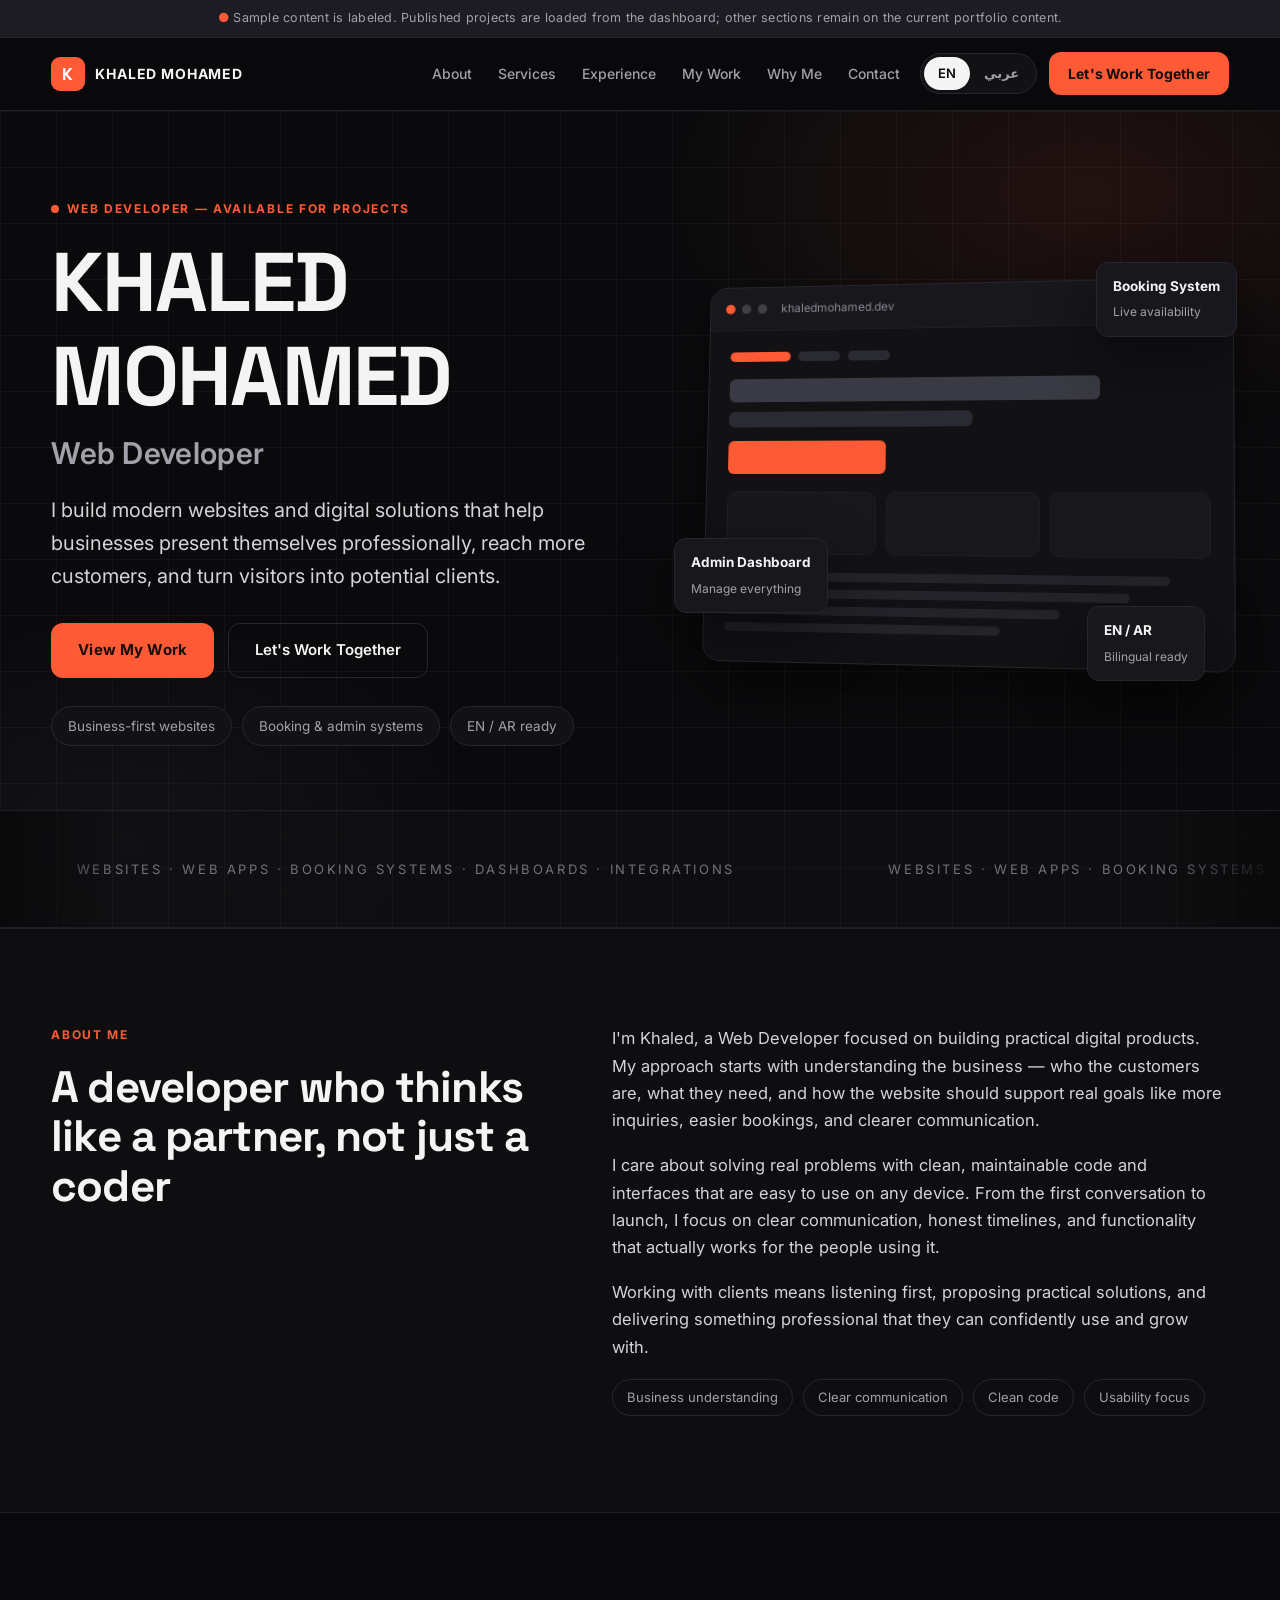
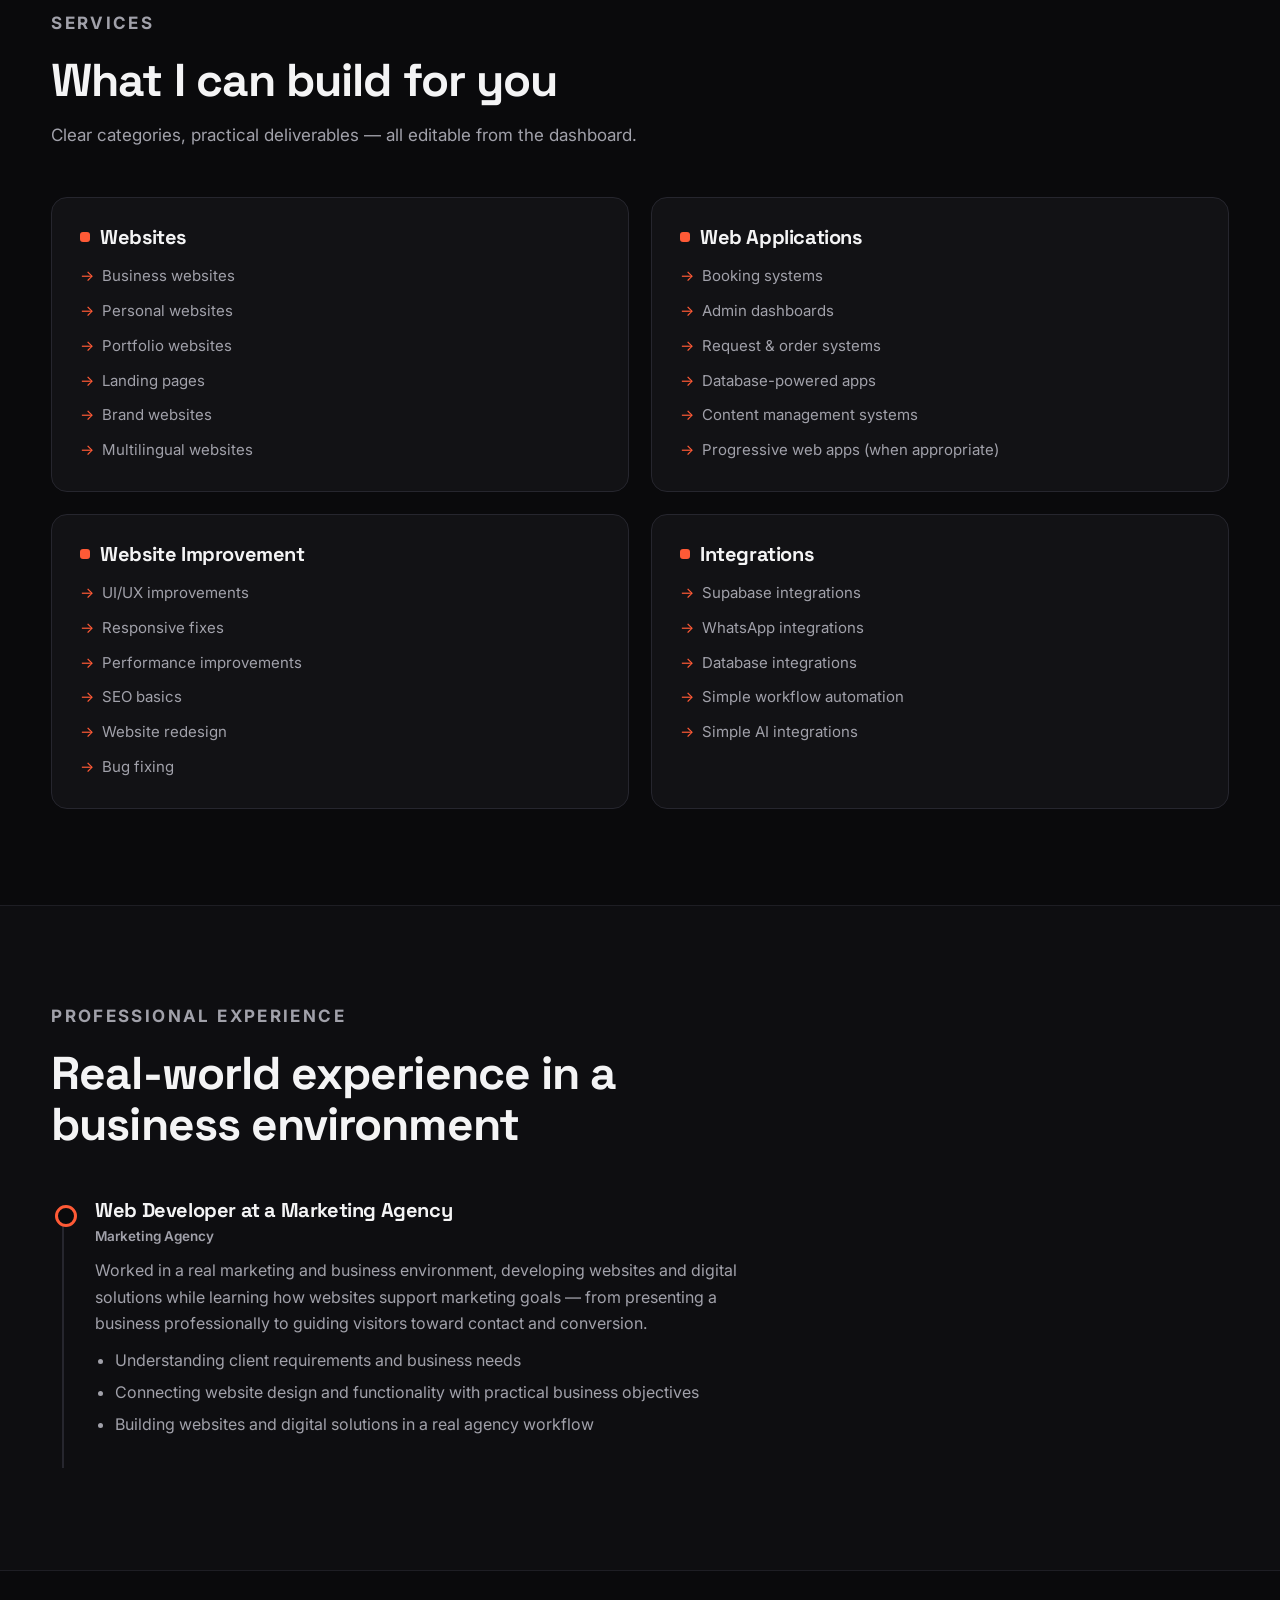
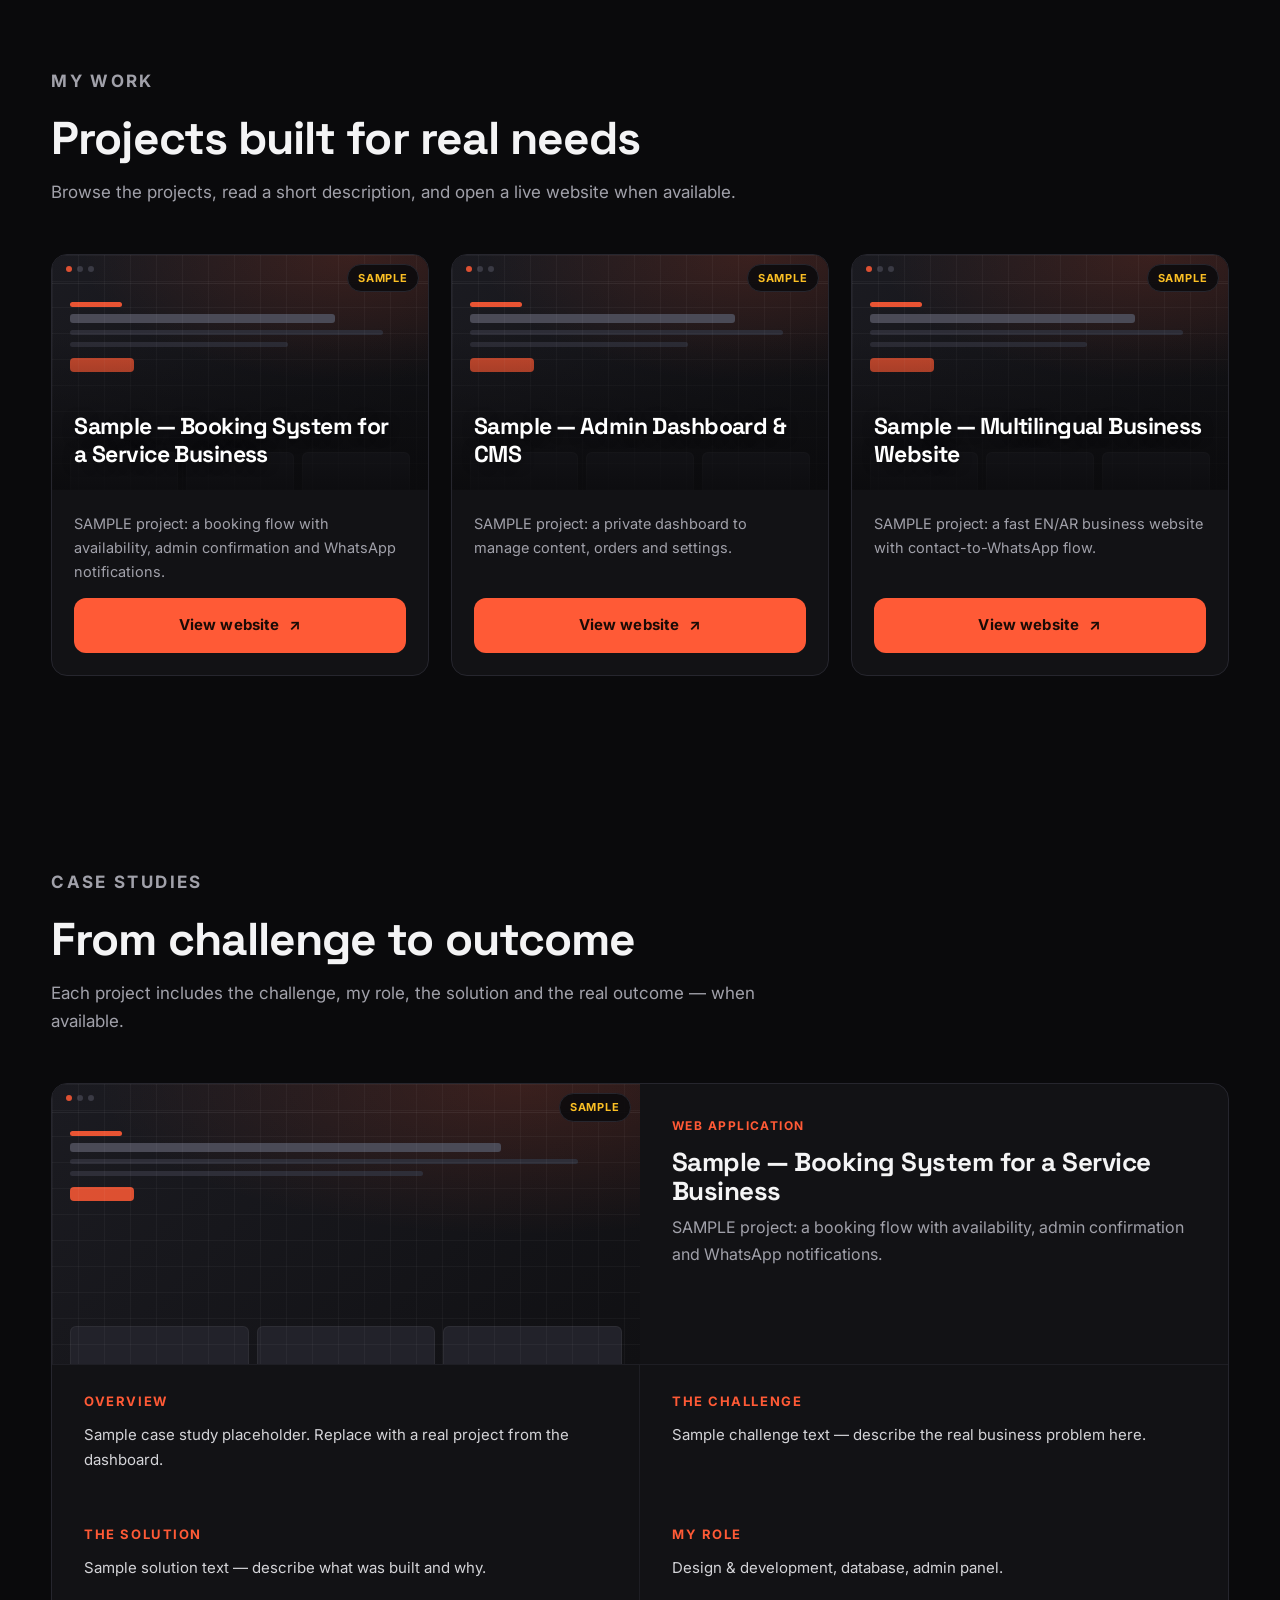
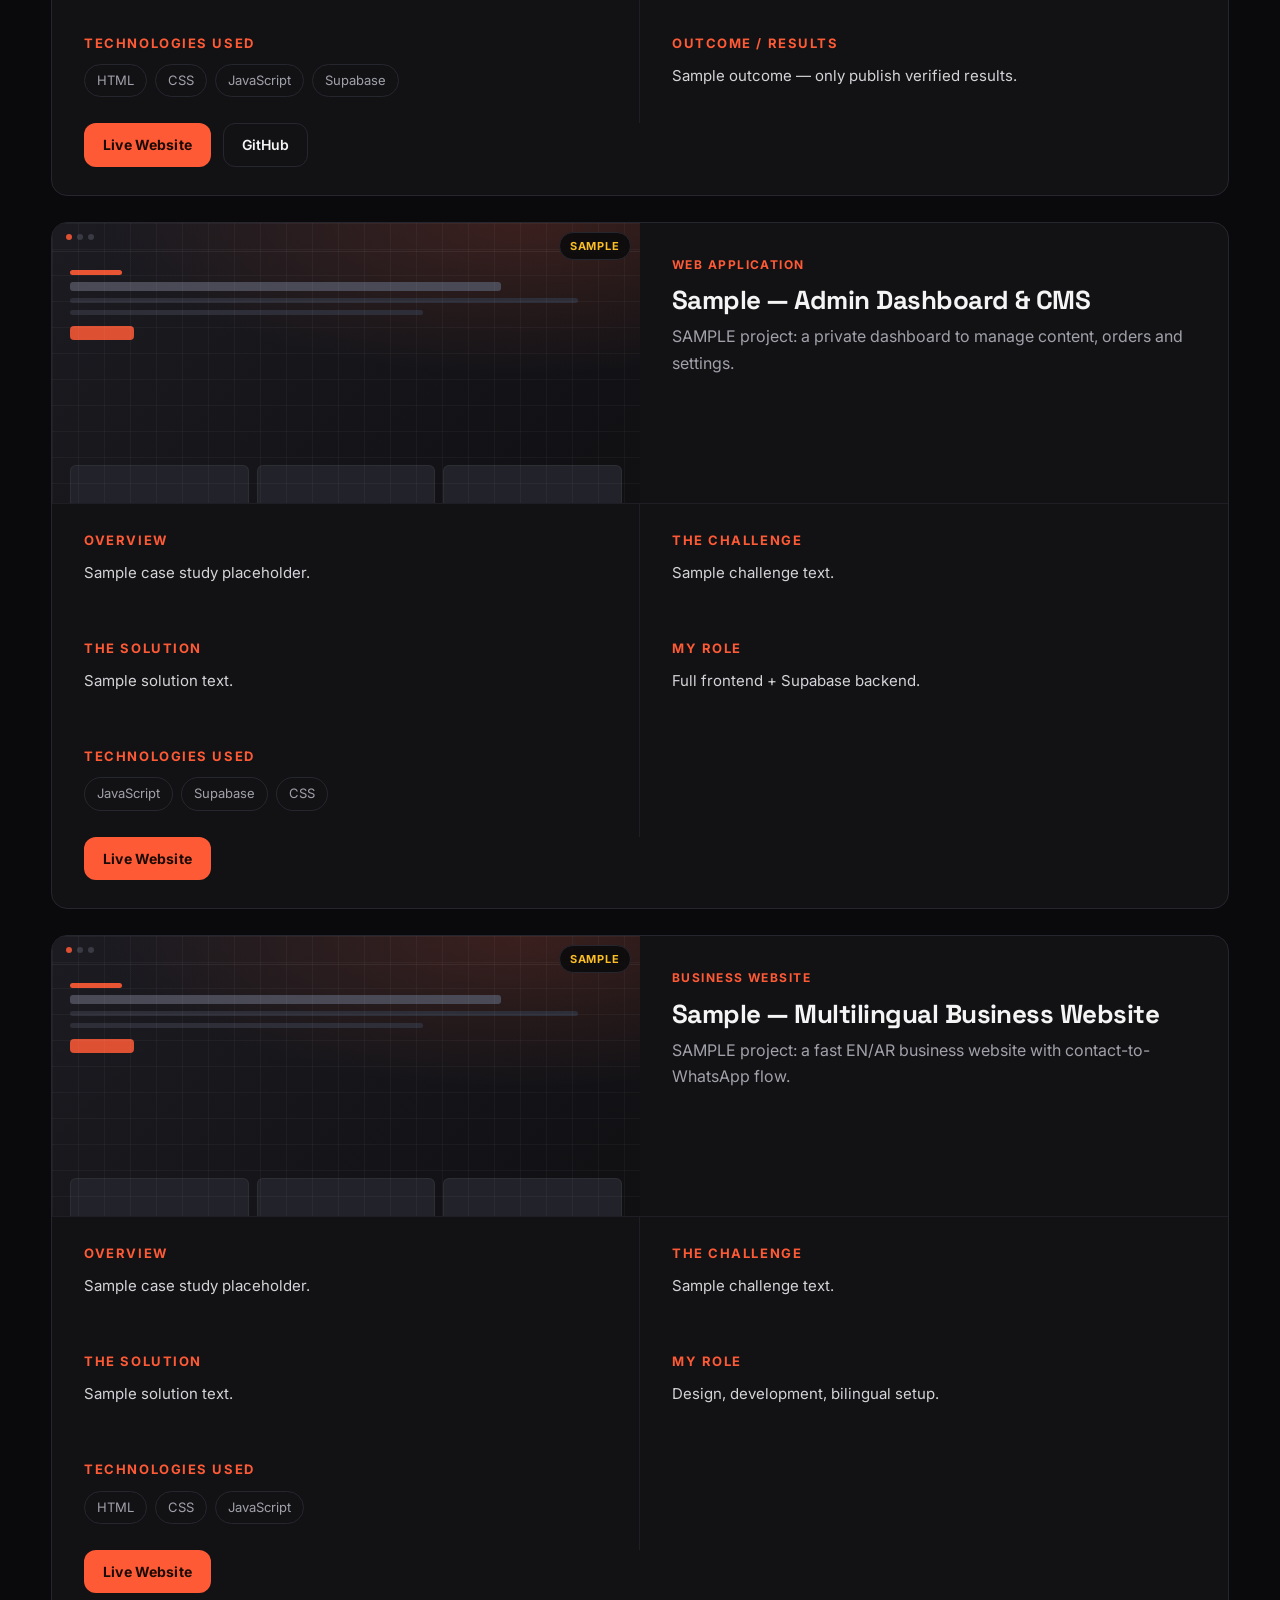
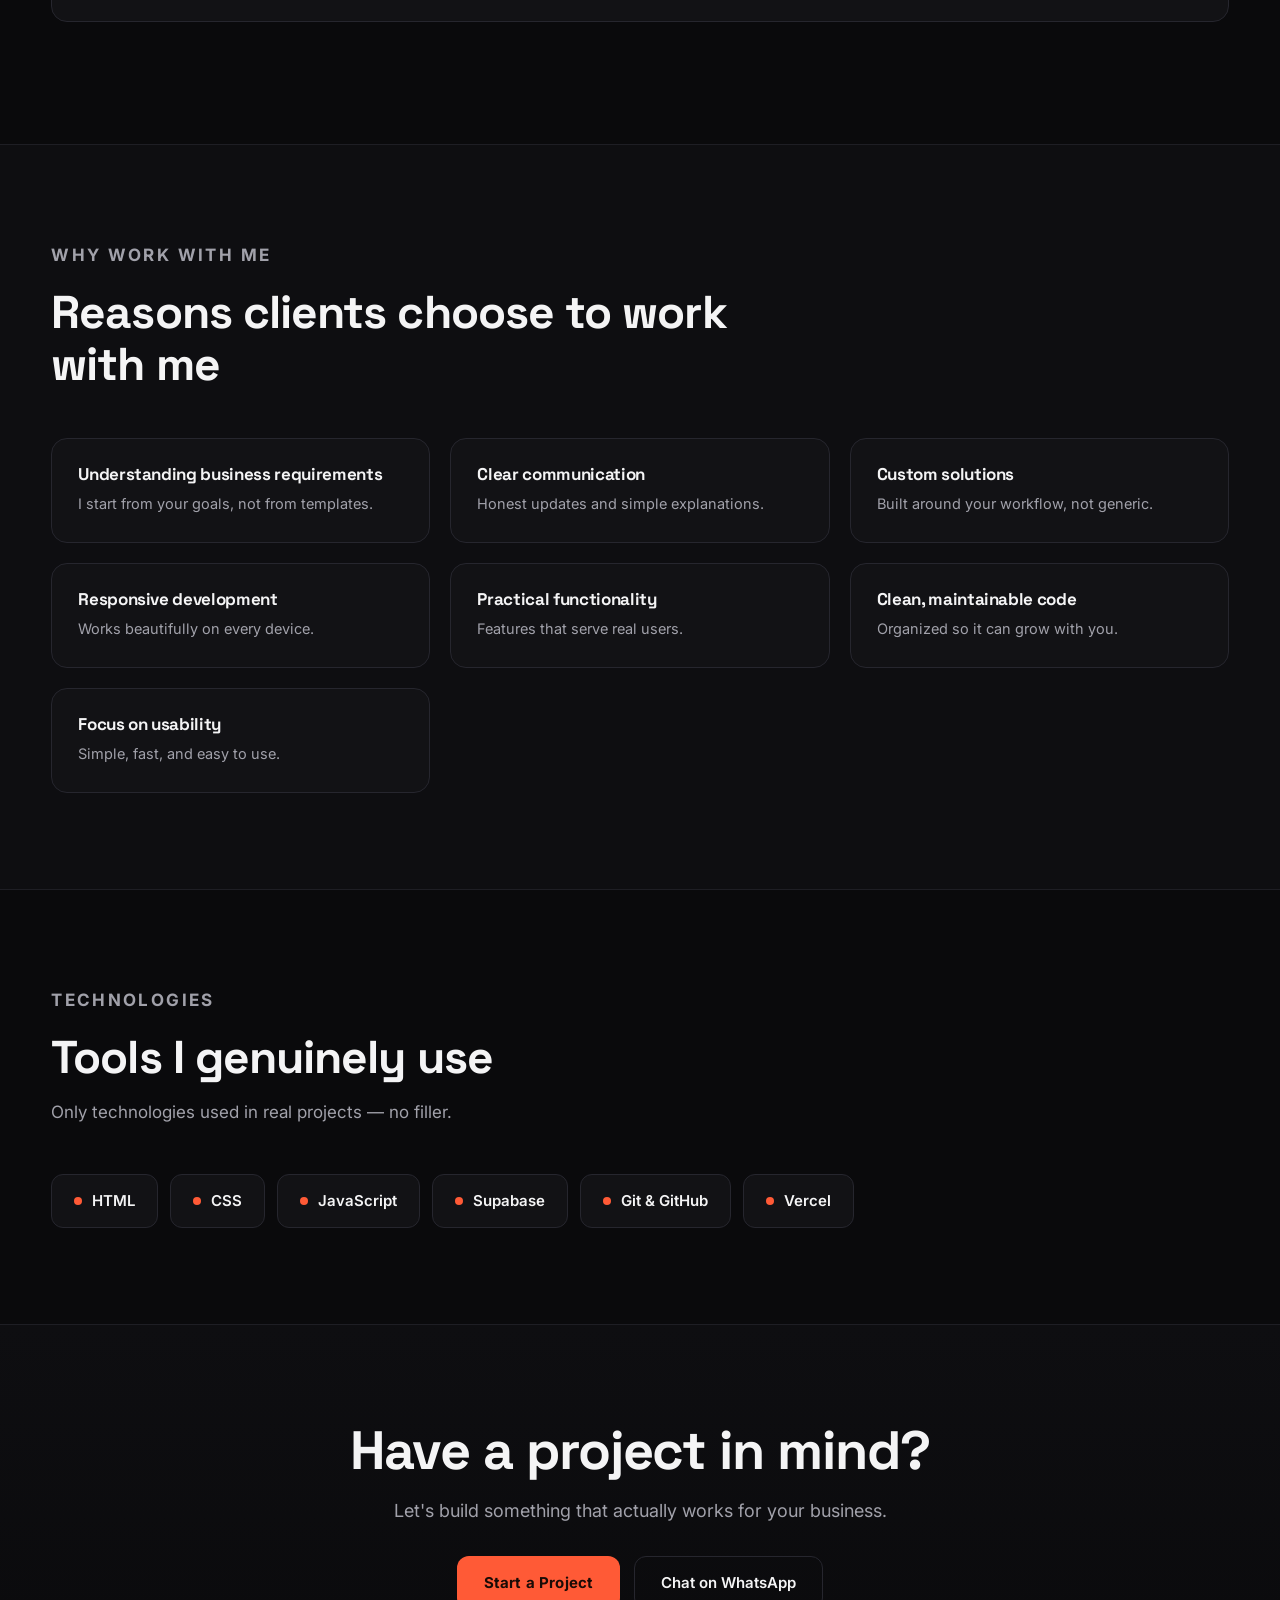
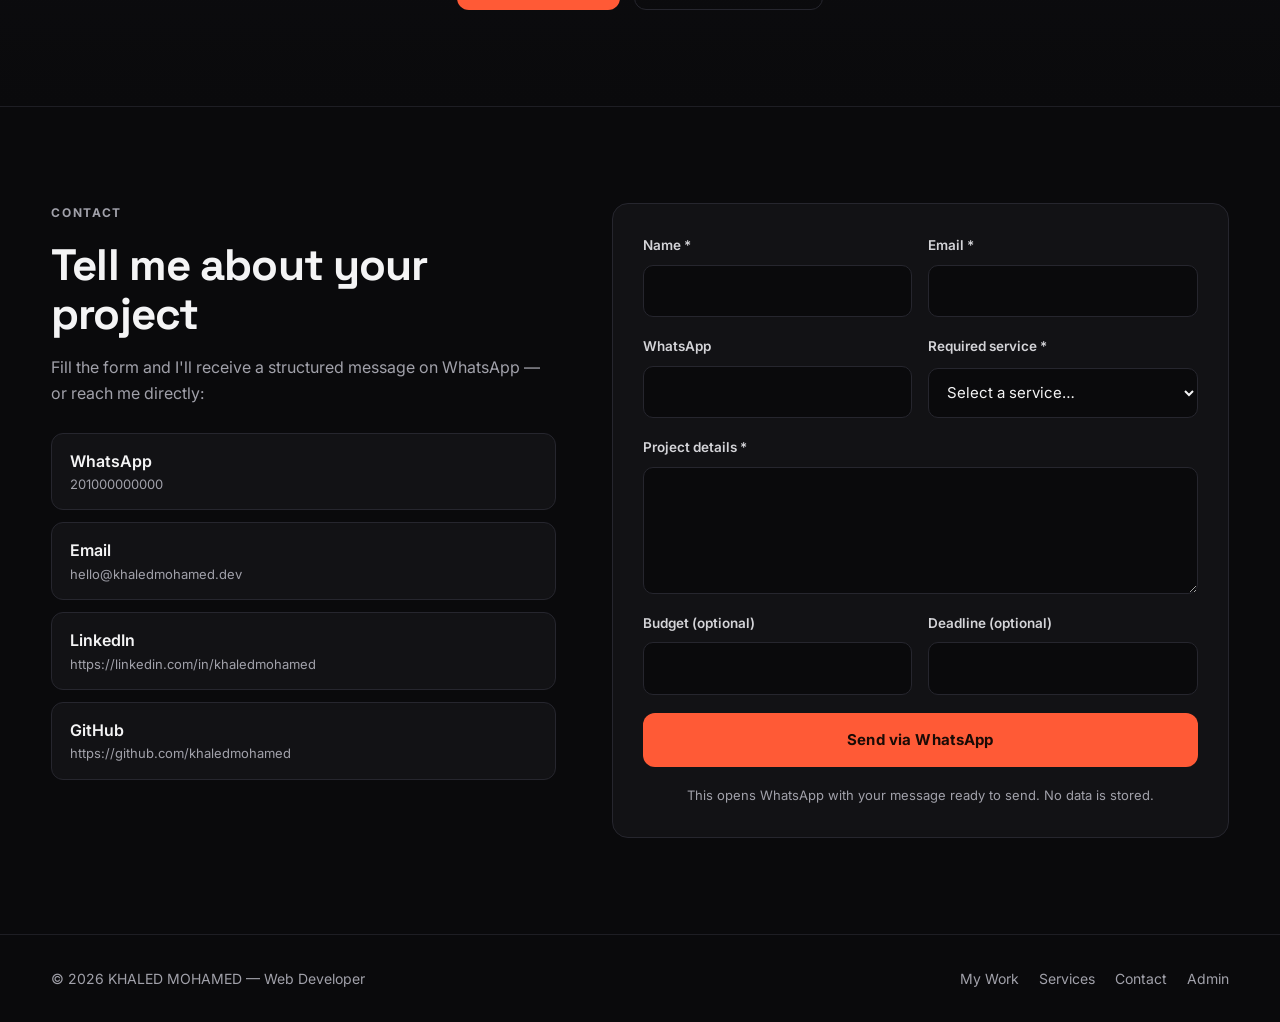
<file: index.html>
<!DOCTYPE html>
<html lang="en" dir="ltr">
<head>
  <meta charset="UTF-8" />
  <meta name="viewport" content="width=device-width, initial-scale=1.0" />
  <title>KHALED MOHAMED — Web Developer | Modern Websites & Digital Solutions</title>
  <meta name="description" content="KHALED MOHAMED is a Web Developer who builds modern websites, booking systems and digital solutions that help businesses present professionally and turn visitors into clients." />
  <meta name="keywords" content="Web Developer, Websites, Web Applications, Booking Systems, KHALED MOHAMED" />
  <meta name="author" content="KHALED MOHAMED" />
  <meta name="robots" content="index, follow" />
  <link rel="canonical" href="https://khaledmohamed.dev/" />
  <!-- Open Graph -->
  <meta property="og:type" content="website" />
  <meta property="og:title" content="KHALED MOHAMED — Web Developer" />
  <meta property="og:description" content="I build modern websites and digital solutions that help businesses present themselves professionally, reach more customers, and turn visitors into potential clients." />
  <meta property="og:url" content="https://khaledmohamed.dev/" />
  <meta property="og:site_name" content="KHALED MOHAMED Portfolio" />
  <meta name="twitter:card" content="summary_large_image" />
  <meta name="twitter:title" content="KHALED MOHAMED — Web Developer" />
  <meta name="twitter:description" content="Modern websites, web applications and digital solutions for businesses." />
  <meta name="theme-color" content="#0A0A0C" />
  <link rel="icon" href="data:image/svg+xml,%3Csvg xmlns='http://www.w3.org/2000/svg' viewBox='0 0 32 32'%3E%3Crect width='32' height='32' rx='8' fill='%23FF5A36'/%3E%3Ctext x='16' y='22' font-family='Arial' font-size='16' font-weight='800' fill='white' text-anchor='middle'%3EK%3C/text%3E%3C/svg%3E" />
  <link rel="preconnect" href="https://fonts.googleapis.com" />
  <link rel="preconnect" href="https://fonts.gstatic.com" crossorigin />
  <link href="https://fonts.googleapis.com/css2?family=Inter:wght@400;500;600;700&family=Space+Grotesk:wght@500;600;700&family=Noto+Kufi+Arabic:wght@400;500;600;700&display=swap" rel="stylesheet" />
  <link rel="stylesheet" href="css/main.css?v=marquee-3" />
  <script type="application/ld+json">
  {
    "@context": "https://schema.org",
    "@type": "Person",
    "name": "KHALED MOHAMED",
    "jobTitle": "Web Developer",
    "description": "Web Developer building modern websites and digital solutions for businesses.",
    "url": "https://khaledmohamed.dev/",
    "knowsAbout": ["Web Development", "Web Applications", "Booking Systems", "UI Design"]
  }
  </script>
</head>
<body>
  <a class="skip-link" href="#main" data-i18n="a11y.skip">Skip to content</a>

  <!-- SAMPLE BANNER (Phase 1 only) -->
  <div class="sample-banner" role="note">
    <span data-i18n="sample.banner">Phase 1 preview — sample content is clearly labeled and will be replaced via the dashboard in Phase 4.</span>
  </div>

  <header class="site-header" id="siteHeader">
    <div class="container header-inner">
      <a href="#top" class="brand">
        <span class="brand-mark" aria-hidden="true">K</span>
        <span class="brand-text" id="profileNameHeader">KHALED MOHAMED</span>
      </a>
      <nav class="main-nav" aria-label="Primary" id="mainNav">
        <a href="#about" data-i18n="nav.about">About</a>
        <a href="#services" data-i18n="nav.services">Services</a>
        <a href="#experience" data-i18n="nav.experience">Experience</a>
        <a href="#work" data-i18n="nav.work">My Work</a>
        <a href="#why" data-i18n="nav.why">Why Me</a>
        <a href="#contact" data-i18n="nav.contact">Contact</a>
      </nav>
      <div class="header-actions">
        <div class="lang-switch" role="group" aria-label="Language">
          <button type="button" class="lang-btn is-active" data-lang="en" aria-pressed="true">EN</button>
          <button type="button" class="lang-btn" data-lang="ar" aria-pressed="false">عربي</button>
        </div>
        <a href="#contact" class="btn btn-primary btn-sm header-cta" data-i18n="nav.cta">Let's Work Together</a>
        <button class="menu-toggle" id="menuToggle" aria-expanded="false" aria-controls="mainNav" aria-label="Toggle menu">
          <span></span><span></span><span></span>
        </button>
      </div>
    </div>
  </header>

  <main id="main">
    <!-- ============ HERO ============ -->
    <section class="hero" id="top" aria-labelledby="hero-title">
      <div class="hero-bg" aria-hidden="true"></div>
      <div class="container hero-grid">
        <div class="hero-copy reveal">
          <p class="eyebrow"><span class="dot" aria-hidden="true"></span> <span data-i18n="hero.eyebrow">Web Developer — Available for projects</span></p>
          <h1 id="hero-title"><span id="profileNameHero">KHALED MOHAMED</span><span class="hero-role" id="profileRole">Web Developer</span></h1>
          <p class="hero-value" data-i18n="hero.value">I build modern websites and digital solutions that help businesses present themselves professionally, reach more customers, and turn visitors into potential clients.</p>
          <div class="hero-actions">
            <a href="#work" class="btn btn-primary" data-i18n="hero.ctaWork">View My Work</a>
            <a href="#contact" class="btn btn-ghost" data-i18n="hero.ctaContact">Let's Work Together</a>
          </div>
          <ul class="hero-points" aria-label="Highlights">
            <li data-i18n="hero.p1">Business-first websites</li>
            <li data-i18n="hero.p2">Booking &amp; admin systems</li>
            <li data-i18n="hero.p3">EN / AR ready</li>
          </ul>
        </div>
        <div class="hero-visual reveal" aria-hidden="true">
          <div class="browser-mock" id="browserMock">
            <div class="browser-bar"><span></span><span></span><span></span><em>khaledmohamed.dev</em></div>
            <div class="browser-body">
              <div class="mock-nav"><i></i><i></i><i></i></div>
              <div class="mock-hero"><b></b><b></b><b></b></div>
              <div class="mock-cards"><i></i><i></i><i></i></div>
              <div class="mock-lines"><i></i><i></i><i></i><i></i></div>
            </div>
          </div>
          <div class="float-card fc-1"><strong data-i18n="hero.card1t">Booking System</strong><span data-i18n="hero.card1s">Live availability</span></div>
          <div class="float-card fc-2"><strong data-i18n="hero.card2t">Admin Dashboard</strong><span data-i18n="hero.card2s">Manage everything</span></div>
          <div class="float-card fc-3"><strong>EN / AR</strong><span data-i18n="hero.card3s">Bilingual ready</span></div>
        </div>
      </div>
      <div class="hero-strip reveal" role="region" aria-label="Capabilities">
        <div class="hero-strip-viewport">
          <div class="hero-strip-track">
            <div class="hero-strip-group">
              <span class="hero-strip-copy" data-i18n="hero.strip">Websites · Web Apps · Booking Systems · Dashboards · Integrations</span>
              <span class="hero-strip-copy" data-i18n="hero.strip" aria-hidden="true">Websites · Web Apps · Booking Systems · Dashboards · Integrations</span>
            </div>
            <div class="hero-strip-group" aria-hidden="true">
              <span class="hero-strip-copy" data-i18n="hero.strip">Websites · Web Apps · Booking Systems · Dashboards · Integrations</span>
              <span class="hero-strip-copy" data-i18n="hero.strip">Websites · Web Apps · Booking Systems · Dashboards · Integrations</span>
            </div>
          </div>
        </div>
      </div>
    </section>

    <!-- ============ ABOUT ============ -->
    <section class="section section-alt" id="about" aria-labelledby="about-title">
      <div class="container about-grid">
        <div class="reveal">
          <p class="eyebrow" data-i18n="about.eyebrow">About Me</p>
          <h2 id="about-title" data-i18n="about.title">A developer who thinks like a partner, not just a coder</h2>
        </div>
        <div class="about-body reveal">
          <p data-i18n="about.p1">I'm Khaled, a Web Developer focused on building practical digital products. My approach starts with understanding the business — who the customers are, what they need, and how the website should support real goals like more inquiries, easier bookings, and clearer communication.</p>
          <p data-i18n="about.p2">I care about solving real problems with clean, maintainable code and interfaces that are easy to use on any device. From the first conversation to launch, I focus on clear communication, honest timelines, and functionality that actually works for the people using it.</p>
          <p data-i18n="about.p3">Working with clients means listening first, proposing practical solutions, and delivering something professional that they can confidently use and grow with.</p>
          <div class="about-tags" id="aboutTags" aria-label="Approach"></div>
        </div>
      </div>
    </section>

    <!-- ============ SERVICES ============ -->
    <section class="section" id="services" aria-labelledby="services-title">
      <div class="container">
        <div class="section-head reveal">
          <p class="eyebrow" data-i18n="services.eyebrow">Services</p>
          <h2 id="services-title" data-i18n="services.title">What I can build for you</h2>
          <p data-i18n="services.sub">Clear categories, practical deliverables — all editable from the dashboard.</p>
        </div>
        <div class="services-grid" id="servicesGrid"></div>
      </div>
    </section>

    <!-- ============ EXPERIENCE ============ -->
    <section class="section section-alt" id="experience" aria-labelledby="exp-title">
      <div class="container">
        <div class="section-head reveal">
          <p class="eyebrow" data-i18n="exp.eyebrow">Professional Experience</p>
          <h2 id="exp-title" data-i18n="exp.title">Real-world experience in a business environment</h2>
        </div>
        <div class="timeline" id="experienceTimeline"></div>
      </div>
    </section>

    <!-- ============ SELECTED PROJECTS ============ -->
    <section class="section" id="work" aria-labelledby="work-title">
      <div class="container">
        <div class="section-head reveal">
          <p class="eyebrow" data-i18n="work.eyebrow">Selected Projects</p>
          <h2 id="work-title" data-i18n="work.title">Work that solves real business problems</h2>
          <p data-i18n="work.sub">A selection of projects — open a case study to see the challenge, solution and outcome.</p>
        </div>
        <div class="projects-grid" id="projectsGrid" aria-live="polite"></div>
        <p class="empty-state" id="projectsEmpty" hidden data-i18n="work.empty">No published projects yet.</p>
      </div>
    </section>


    <!-- ============ CASE STUDIES ============ -->
    <section class="section" id="cases" aria-labelledby="cases-title">
      <div class="container">
        <div class="section-head reveal">
          <p class="eyebrow" data-i18n="cases.eyebrow">Case Studies</p>
          <h2 id="cases-title" data-i18n="cases.title">From challenge to outcome</h2>
          <p data-i18n="cases.sub">Each project includes the challenge, my role, the solution and the real outcome — when available.</p>
        </div>
        <div id="casesList"></div>
      </div>
    </section>

    <!-- ============ WHY WORK WITH ME ============ -->
    <section class="section section-alt" id="why" aria-labelledby="why-title">
      <div class="container">
        <div class="section-head reveal">
          <p class="eyebrow" data-i18n="why.eyebrow">Why Work With Me</p>
          <h2 id="why-title" data-i18n="why.title">Reasons clients choose to work with me</h2>
        </div>
        <div class="why-grid" id="whyGrid"></div>
      </div>
    </section>

    <!-- ============ TECHNOLOGIES ============ -->
    <section class="section" id="tech" aria-labelledby="tech-title">
      <div class="container">
        <div class="section-head reveal">
          <p class="eyebrow" data-i18n="tech.eyebrow">Technologies</p>
          <h2 id="tech-title" data-i18n="tech.title">Tools I genuinely use</h2>
          <p data-i18n="tech.sub">Only technologies used in real projects — no filler.</p>
        </div>
        <ul class="tech-list" id="techList"></ul>
      </div>
    </section>

    <!-- ============ TESTIMONIALS (hidden when empty) ============ -->
    <section class="section section-alt" id="testimonials" aria-labelledby="testi-title" hidden>
      <div class="container">
        <div class="section-head reveal">
          <p class="eyebrow" data-i18n="testi.eyebrow">Testimonials</p>
          <h2 id="testi-title" data-i18n="testi.title">What clients say</h2>
        </div>
        <div class="testi-grid" id="testiGrid"></div>
      </div>
    </section>

    <!-- ============ ACHIEVEMENTS & CERTIFICATES (hidden when empty) ============ -->
    <section class="section" id="achievements" aria-labelledby="ach-title" hidden>
      <div class="container">
        <div class="section-head reveal">
          <p class="eyebrow" data-i18n="ach.eyebrow">Achievements &amp; Certificates</p>
          <h2 id="ach-title" data-i18n="ach.title">Verified milestones</h2>
        </div>
        <div class="ach-grid" id="achGrid"></div>
        <h3 class="subhead" id="certHead" hidden data-i18n="ach.certs">Certificates</h3>
        <div class="ach-grid" id="certGrid"></div>
      </div>
    </section>

    <!-- ============ FINAL CTA ============ -->
    <section class="cta-band" aria-labelledby="cta-title">
      <div class="container cta-inner reveal">
        <h2 id="cta-title" data-i18n="cta.title">Have a project in mind?</h2>
        <p data-i18n="cta.sub">Let's build something that actually works for your business.</p>
        <div class="hero-actions">
          <a href="#contact" class="btn btn-primary" data-i18n="cta.btn1">Start a Project</a>
          <a href="#" class="btn btn-ghost" id="ctaWhats" target="_blank" rel="noopener" data-i18n="cta.btn2">Chat on WhatsApp</a>
        </div>
      </div>
    </section>

    <!-- ============ CONTACT ============ -->
    <section class="section" id="contact" aria-labelledby="contact-title">
      <div class="container contact-grid">
        <div class="reveal">
          <p class="eyebrow" data-i18n="contact.eyebrow">Contact</p>
          <h2 id="contact-title" data-i18n="contact.title">Tell me about your project</h2>
          <p data-i18n="contact.sub">Fill the form and I'll receive a structured message on WhatsApp — or reach me directly:</p>
          <ul class="contact-links" id="contactLinks"></ul>
        </div>
        <form class="contact-form reveal" id="inquiryForm" novalidate>
          <div class="form-row">
            <div class="field">
              <label for="fName" data-i18n="form.name">Name *</label>
              <input id="fName" name="name" type="text" required autocomplete="name" />
            </div>
            <div class="field">
              <label for="fEmail" data-i18n="form.email">Email *</label>
              <input id="fEmail" name="email" type="email" required autocomplete="email" />
            </div>
          </div>
          <div class="form-row">
            <div class="field">
              <label for="fWhats" data-i18n="form.whats">WhatsApp</label>
              <input id="fWhats" name="whatsapp" type="tel" autocomplete="tel" />
            </div>
            <div class="field">
              <label for="fService" data-i18n="form.service">Required service *</label>
              <select id="fService" name="service" required></select>
            </div>
          </div>
          <div class="field">
            <label for="fDetails" data-i18n="form.details">Project details *</label>
            <textarea id="fDetails" name="details" rows="4" required></textarea>
          </div>
          <div class="form-row">
            <div class="field">
              <label for="fBudget" data-i18n="form.budget">Budget (optional)</label>
              <input id="fBudget" name="budget" type="text" />
            </div>
            <div class="field">
              <label for="fDeadline" data-i18n="form.deadline">Deadline (optional)</label>
              <input id="fDeadline" name="deadline" type="text" />
            </div>
          </div>
          <p class="form-error" id="formError" role="alert" hidden></p>
          <button type="submit" class="btn btn-primary btn-block" data-i18n="form.send">Send via WhatsApp</button>
          <p class="form-note" data-i18n="form.note">This opens WhatsApp with your message ready to send. No data is stored.</p>
        </form>
      </div>
    </section>
  </main>

  <footer class="site-footer">
    <div class="container footer-inner">
      <p>© <span id="year"></span> <span id="profileNameFooter">KHALED MOHAMED</span> — <span id="profileRoleFooter" data-i18n="footer.role">Web Developer</span></p>
      <nav aria-label="Footer">
        <a href="#work" data-i18n="nav.work">Work</a>
        <a href="#services" data-i18n="nav.services">Services</a>
        <a href="#contact" data-i18n="nav.contact">Contact</a>
        <a href="dashboard/" data-i18n="footer.admin">Admin</a>
      </nav>
    </div>
  </footer>

  <!-- Project detail dialog -->
  <dialog class="project-dialog" id="projectDialog" aria-labelledby="dialogTitle" aria-label="Project details">
    <div class="dialog-inner">
      <button class="dialog-close" id="dialogClose" aria-label="Close">×</button>
      <div id="dialogBody"></div>
    </div>
  </dialog>

  <script type="module" src="js/public/main.js?v=settings-sync-1"></script>
</body>
</html>
</file>
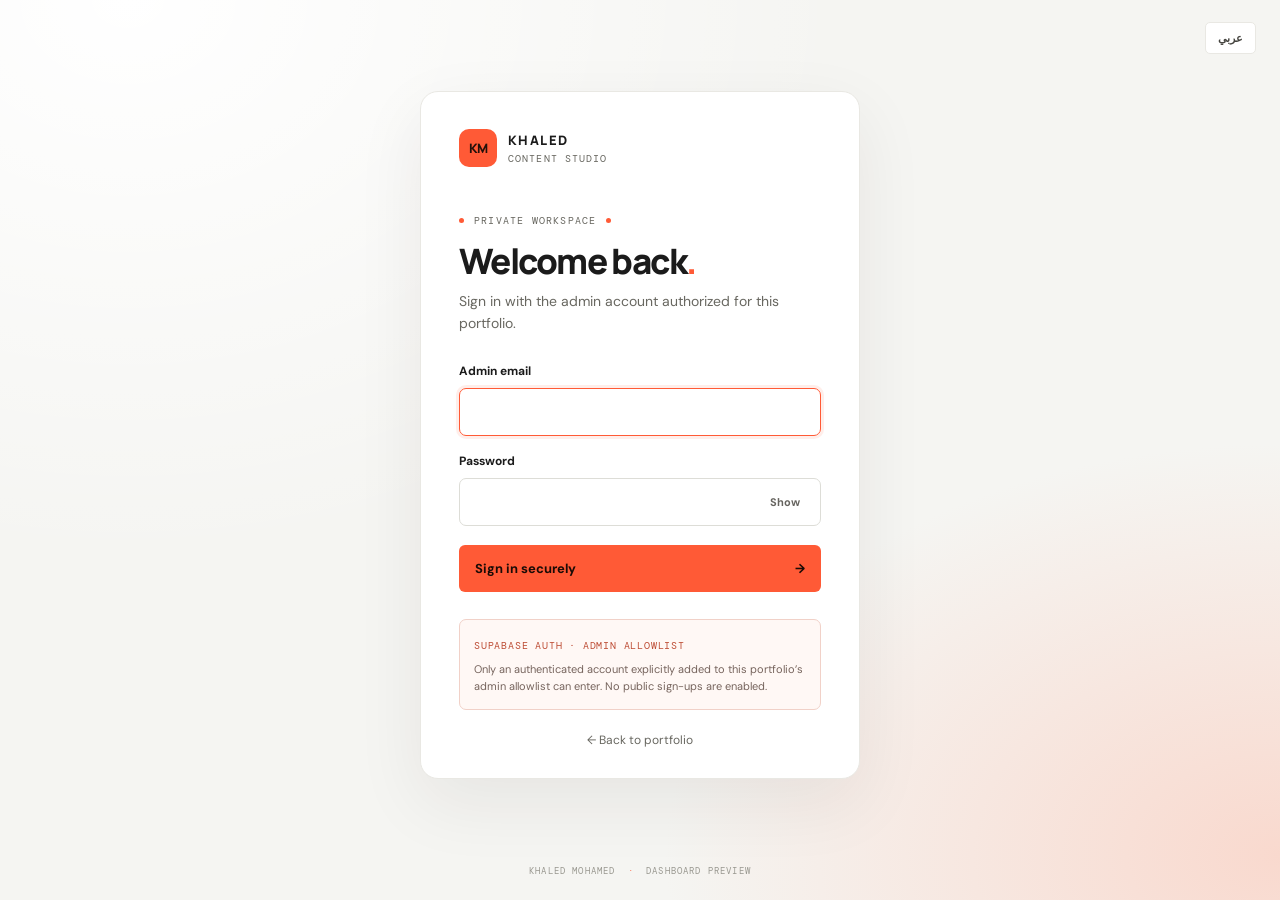
<file: dashboard/index.html>
<!doctype html>
<html lang="en">
<head>
  <meta charset="utf-8" />
  <meta name="viewport" content="width=device-width, initial-scale=1" />
  <meta name="robots" content="noindex,nofollow" />
  <meta name="theme-color" content="#f5f5f2" />
  <link rel="icon" href="data:image/svg+xml,%3Csvg xmlns='http://www.w3.org/2000/svg' viewBox='0 0 40 40'%3E%3Crect width='40' height='40' rx='9' fill='%23ff5a36'/%3E%3Ctext x='20' y='26' text-anchor='middle' font-family='Arial' font-size='14' font-weight='700' fill='%231a0b06'%3EKM%3C/text%3E%3C/svg%3E" />
  <title>Dashboard · KHALED MOHAMED</title>
  <link rel="stylesheet" href="../css/dashboard.css" />
</head>
<body class="dashboard-body">
  <main id="gate" class="gate" hidden>
    <button class="gate-lang-toggle" type="button" data-dash-lang-toggle aria-label="Change dashboard language">عربي</button>
    <section class="gate-card" aria-labelledby="gateTitle">
      <a class="brand gate-brand" href="../index.html"><span class="brand-mark">KM</span><span><strong>KHALED</strong><small>CONTENT STUDIO</small></span></a>
      <div class="gate-kicker"><i></i> PRIVATE WORKSPACE <i></i></div>
      <h1 id="gateTitle">Welcome back<span class="accent-dot">.</span></h1>
      <p class="gate-intro">Sign in with the admin account authorized for this portfolio.</p>
      <form id="gateForm" class="gate-form">
        <label for="gateEmail">Admin email</label>
        <div class="password-wrap"><input id="gateEmail" name="email" type="email" autocomplete="username" required /></div>
        <label for="gatePassword" class="password-label">Password</label>
        <div class="password-wrap"><input id="gatePassword" name="password" type="password" autocomplete="current-password" required /><button type="button" id="gateToggle" aria-pressed="false">Show</button></div>
        <p id="gateError" class="gate-error" role="alert" hidden></p>
        <button class="btn btn-primary gate-submit" type="submit">Sign in securely <span>→</span></button>
      </form>
      <div class="gate-warning"><strong>SUPABASE AUTH · ADMIN ALLOWLIST</strong><p>Only an authenticated account explicitly added to this portfolio’s admin allowlist can enter. No public sign-ups are enabled.</p></div>
      <a class="back-link" href="../index.html">← Back to portfolio</a>
    </section>
    <div class="gate-foot">KHALED MOHAMED <span>·</span> DASHBOARD PREVIEW</div>
  </main>
  <div id="app" hidden></div>
  <noscript>This dashboard demo requires JavaScript. Enable JavaScript to continue.</noscript>
  <script type="module" src="../js/dashboard/main.js?v=settings-save-1"></script>
</body>
</html>
</file>
<file: css/main.css>
/* ============================================================
   KHALED MOHAMED — Portfolio Design System (Phase 1)
   Dark premium, strong typography, minimal decoration.
   ============================================================ */
:root{
  --bg:#0A0A0C; --bg-2:#0E0E11; --surface:#121215; --surface-2:#17171C;
  --border:#26262E; --border-soft:#1E1E24;
  --text:#F4F4F5; --muted:#A1A1AA; --muted-2:#71717A;
  --accent:#FF5A36; --accent-ink:#1A0B06; --accent-soft:rgba(255,90,54,.12);
  --ok:#34D399; --radius:16px; --radius-sm:10px;
  --font-sans:'Inter',system-ui,-apple-system,'Segoe UI',Roboto,sans-serif;
  --font-display:'Space Grotesk','Inter',system-ui,sans-serif;
  --font-ar:'Noto Kufi Arabic','Inter',system-ui,sans-serif;
  --max:1200px; --header-h:72px;
  --shadow:0 24px 60px rgba(0,0,0,.45);
}
*{box-sizing:border-box;margin:0;padding:0}
html{scroll-behavior:smooth;scroll-padding-top:calc(var(--header-h) + 16px)}
html[dir="rtl"]{scroll-behavior:smooth}
body{background:var(--bg);color:var(--text);font-family:var(--font-sans);line-height:1.65;font-size:16px;-webkit-font-smoothing:antialiased;overflow-x:hidden}
html[lang="ar"] body{font-family:var(--font-ar)}
h1,h2,h3{font-family:var(--font-display);line-height:1.12;letter-spacing:-.02em}
html[lang="ar"] h1,html[lang="ar"] h2,html[lang="ar"] h3{font-family:var(--font-ar);letter-spacing:0}
img{max-width:100%;display:block}
a{color:inherit}
button{font:inherit;cursor:pointer}
::selection{background:var(--accent);color:#fff}
:focus-visible{outline:2px solid var(--accent);outline-offset:3px;border-radius:4px}
.skip-link{position:absolute;inset-inline-start:16px;top:-60px;background:var(--accent);color:var(--accent-ink);font-weight:700;padding:10px 18px;border-radius:8px;z-index:200;transition:top .2s}
.skip-link:focus{top:12px}
.container{width:min(var(--max),92%);margin-inline:auto}
.sample-banner{background:#1C1C22;border-bottom:1px solid var(--border);color:var(--muted);font-size:12.5px;text-align:center;padding:8px 16px;letter-spacing:.02em}
.sample-banner span::before{content:"● ";color:var(--accent)}

/* ---------- Header ---------- */
.site-header{position:sticky;top:0;z-index:100;background:rgba(10,10,12,.86);backdrop-filter:blur(14px);border-bottom:1px solid var(--border-soft)}
.header-inner{display:flex;align-items:center;gap:20px;height:var(--header-h)}
.brand{display:flex;align-items:center;gap:10px;text-decoration:none;font-weight:700;letter-spacing:.06em;font-size:14px}
.brand-text{white-space:nowrap}
.brand-mark{width:34px;height:34px;border-radius:9px;background:var(--accent);color:#fff;display:grid;place-items:center;font-family:var(--font-display);font-weight:700;font-size:17px;flex:none}
.main-nav{display:flex;gap:26px;margin-inline-start:auto}
.main-nav a{text-decoration:none;color:var(--muted);font-size:14px;font-weight:500;transition:color .2s}
.main-nav a:hover{color:var(--text)}
.header-actions{display:flex;align-items:center;gap:12px}
.lang-switch{display:flex;background:var(--surface);border:1px solid var(--border);border-radius:999px;padding:3px}
.lang-btn{border:0;background:transparent;color:var(--muted);padding:6px 14px;border-radius:999px;font-size:13px;font-weight:600}
.lang-btn.is-active{background:var(--text);color:#0A0A0C}
.menu-toggle{display:none;background:none;border:1px solid var(--border);border-radius:10px;width:42px;height:42px;flex-direction:column;align-items:center;justify-content:center;gap:5px}
.menu-toggle span{display:block;width:18px;height:2px;background:var(--text)}

/* ---------- Buttons ---------- */
.btn{display:inline-flex;align-items:center;justify-content:center;gap:8px;text-decoration:none;font-weight:600;font-size:15px;padding:14px 26px;border-radius:12px;border:1px solid transparent;transition:transform .2s,background .2s,border-color .2s;min-height:48px}
.btn-primary{background:var(--accent);color:var(--accent-ink);font-weight:700;letter-spacing:.01em}
.btn-primary:hover{color:var(--accent-ink)}
.btn-primary:hover{transform:translateY(-2px);background:#FF6B4A}
.btn-ghost{background:transparent;color:var(--text);border-color:var(--border)}
.btn-ghost:hover{border-color:var(--muted);transform:translateY(-2px)}
.btn-sm{padding:9px 18px;min-height:40px;font-size:14px}
.btn-block{width:100%}

/* ---------- Hero ---------- */
.hero{position:relative;padding:88px 0 56px;overflow:hidden}
.hero-bg{position:absolute;inset:0;background:
  radial-gradient(700px 420px at 85% 10%,rgba(255,90,54,.10),transparent 60%),
  radial-gradient(600px 400px at 10% 90%,rgba(255,255,255,.04),transparent 60%),
  linear-gradient(rgba(255,255,255,.035) 1px,transparent 1px),
  linear-gradient(90deg,rgba(255,255,255,.035) 1px,transparent 1px);
  background-size:auto,auto,56px 56px,56px 56px;pointer-events:none}
.hero-grid{display:grid;grid-template-columns:1.05fr .95fr;gap:56px;align-items:center;position:relative}
.eyebrow{display:flex;align-items:center;gap:8px;text-transform:uppercase;letter-spacing:.14em;font-size:12px;font-weight:700;color:var(--accent);margin-bottom:18px}
.eyebrow .dot{width:8px;height:8px;border-radius:50%;background:var(--accent);flex:none}
.hero h1{font-size:clamp(44px,6.5vw,84px);font-weight:700}
.hero-role{display:block;font-family:var(--font-sans);font-size:clamp(21px,2.6vw,30px);color:var(--muted);font-weight:600;margin-top:14px;letter-spacing:.01em}
html[lang="ar"] .hero-role{font-family:var(--font-ar)}
.hero-value{font-size:clamp(17px,2vw,20px);color:#D4D4D8;max-width:56ch;margin:24px 0 30px}
.hero-actions{display:flex;gap:14px;flex-wrap:wrap}
.hero-points{display:flex;gap:10px;flex-wrap:wrap;list-style:none;margin-top:28px}
.hero-points li{border:1px solid var(--border);background:var(--surface);border-radius:999px;padding:8px 16px;font-size:13.5px;color:var(--muted)}
.hero-strip{position:relative;width:100%;margin:64px 0 -56px;min-height:118px;display:flex;align-items:center;overflow:hidden;border-block:1px solid var(--border-soft);color:var(--muted-2);font-size:13px;letter-spacing:.2em;text-transform:uppercase;background-color:rgba(16,16,19,.72);background-image:linear-gradient(rgba(255,255,255,.025) 1px,transparent 1px),linear-gradient(90deg,rgba(255,255,255,.025) 1px,transparent 1px);background-size:56px 56px;isolation:isolate}
.hero-strip::before,.hero-strip::after{content:"";position:absolute;z-index:2;inset-block:0;width:clamp(28px,9vw,150px);pointer-events:none}
.hero-strip::before{inset-inline-start:0;background:linear-gradient(90deg,var(--bg),transparent)}
.hero-strip::after{inset-inline-end:0;background:linear-gradient(270deg,var(--bg),transparent)}
html[dir="rtl"] .hero-strip::before{background:linear-gradient(270deg,var(--bg),transparent)}
html[dir="rtl"] .hero-strip::after{background:linear-gradient(90deg,var(--bg),transparent)}
.hero-strip-viewport{width:100%;overflow:hidden}
.hero-strip-track{display:flex;width:max-content;will-change:transform;animation:capabilities-marquee 24s linear infinite}
.hero-strip-group{display:flex;flex:none;align-items:center}
.hero-strip:hover .hero-strip-track{animation-play-state:paused}
.hero-strip-copy{flex:none;display:block;padding-inline:clamp(32px,6vw,92px);white-space:nowrap;text-align:center}
@keyframes capabilities-marquee{to{transform:translateX(-50%)}}
html[dir="rtl"] .hero-strip{letter-spacing:0;font-size:14px;color:var(--muted)}
/* Hero visual — CSS browser mockup (no photo) */
.hero-visual{position:relative;perspective:1200px}
.browser-mock{background:var(--surface);border:1px solid var(--border);border-radius:18px;box-shadow:var(--shadow);overflow:hidden;transform:rotateY(-8deg) rotateX(4deg);transition:transform .5s ease}
.hero-visual:hover .browser-mock{transform:rotateY(-3deg) rotateX(1deg)}
.browser-bar{display:flex;align-items:center;gap:7px;padding:12px 16px;border-bottom:1px solid var(--border-soft);background:var(--surface-2)}
.browser-bar span{width:10px;height:10px;border-radius:50%;background:#3F3F46}
.browser-bar span:first-child{background:var(--accent)}
.browser-bar em{font-style:normal;font-size:12px;color:#8A8A94;margin-inline-start:8px}
.browser-body{padding:22px}
.mock-nav{display:flex;gap:8px;margin-bottom:18px}
.mock-nav i{height:10px;border-radius:99px;background:#2A2A32}
.mock-nav i:first-child{width:64px;background:var(--accent)}
.mock-nav i:nth-child(2){width:44px}.mock-nav i:nth-child(3){width:44px}
.mock-hero b{display:block;height:16px;border-radius:6px;background:#2A2A32;margin-bottom:10px}
.mock-hero b:first-child{width:78%;height:24px;background:#3A3A44}
.mock-hero b:nth-child(2){width:52%}
.mock-hero b:nth-child(3){width:34%;background:var(--accent);height:34px;margin-top:14px}
.mock-cards{display:grid;grid-template-columns:repeat(3,1fr);gap:10px;margin:18px 0}
.mock-cards i{height:64px;border-radius:10px;background:var(--surface-2);border:1px solid var(--border-soft)}
.mock-lines i{display:block;height:9px;border-radius:99px;background:#232329;margin-bottom:8px}
.mock-lines i:nth-child(1){width:92%}.mock-lines i:nth-child(2){width:84%}.mock-lines i:nth-child(3){width:70%}.mock-lines i:nth-child(4){width:58%}
.float-card{position:absolute;background:var(--surface-2);border:1px solid var(--border);border-radius:12px;padding:12px 16px;box-shadow:var(--shadow);animation:floaty 6s ease-in-out infinite}
.float-card strong{display:block;font-size:13.5px}
.float-card span{font-size:12px;color:var(--muted)}
.fc-1{top:-18px;inset-inline-end:-8px}
.fc-2{bottom:52px;inset-inline-start:-22px;animation-delay:-2s}
.fc-3{bottom:-16px;inset-inline-end:24px;animation-delay:-4s}
@keyframes floaty{0%,100%{transform:translateY(0)}50%{transform:translateY(-8px)}}

/* ---------- Sections ---------- */
.section{padding:96px 0}
.section-alt{background:var(--bg-2);border-block:1px solid var(--border-soft)}
.section-head{max-width:720px;margin-bottom:48px}
.section-head h2{font-size:clamp(30px,4vw,46px);margin-bottom:14px}
.section-head p{color:var(--muted);font-size:17px}
.subhead{margin:36px 0 16px;font-size:20px}

/* ---------- Projects ---------- */
.projects-grid{display:grid;grid-template-columns:repeat(3,1fr);gap:22px}
.project-card{background:var(--surface);border:1px solid var(--border);border-radius:var(--radius);overflow:hidden;display:flex;flex-direction:column;transition:transform .3s,border-color .3s;transform-style:preserve-3d}
.project-card:hover{transform:translateY(-6px);border-color:#3A3A44}
.project-thumb{aspect-ratio:16/10;position:relative;overflow:hidden;background:var(--surface-2)}
.project-thumb img{width:100%;height:100%;object-fit:cover;transition:transform .5s}
.project-card:hover .project-thumb img{transform:scale(1.05)}
.thumb-fallback{position:absolute;inset:0;display:flex;flex-direction:column;background:
  radial-gradient(120% 90% at 80% 0%,rgba(255,90,54,.16),transparent 60%),
  linear-gradient(135deg,#1B1B21,#101013);overflow:hidden}
.thumb-fallback::after{content:"";position:absolute;inset:0;background-image:
  linear-gradient(rgba(255,255,255,.035) 1px,transparent 1px),
  linear-gradient(90deg,rgba(255,255,255,.035) 1px,transparent 1px);
  background-size:26px 26px;pointer-events:none}
.tm-bar{display:flex;align-items:center;gap:5px;padding:11px 14px 11px 14px;border-bottom:1px solid rgba(255,255,255,.06);flex:none}
.tm-bar i{width:6px;height:6px;border-radius:50%;background:#3A3A44}
.tm-bar i:first-child{background:var(--accent);opacity:.85}
.tm-body{padding:18px 18px 0;display:flex;flex-direction:column;gap:7px;flex:1}
.tm-eyebrow{width:52px;height:5px;border-radius:3px;background:var(--accent);opacity:.9}
.tm-title{width:78%;height:9px;border-radius:3px;background:#4A4A56}
.tm-line{width:92%;height:5px;border-radius:3px;background:#2E2E38}
.tm-line.short{width:64%}
.tm-cta{width:64px;height:14px;border-radius:4px;background:var(--accent);opacity:.85;margin-top:4px}
.tm-cards{display:grid;grid-template-columns:repeat(3,1fr);gap:8px;margin-top:auto;padding-bottom:0}
.tm-cards i{height:38px;border-radius:6px 6px 0 0;background:#22222A;border:1px solid rgba(255,255,255,.05);border-bottom:0}

.sample-tag{position:absolute;top:9px;inset-inline-end:9px;z-index:3;background:rgba(10,10,12,.85);border:1px solid var(--border);color:#FBBF24;font-size:11px;font-weight:700;letter-spacing:.08em;padding:4px 10px;border-radius:999px;text-transform:uppercase}
.project-body{padding:22px;display:flex;flex-direction:column;gap:10px;flex:1}
.project-cat{font-size:12px;font-weight:700;letter-spacing:.12em;text-transform:uppercase;color:var(--accent)}
.project-body h3{font-size:20px}
.project-body p{color:var(--muted);font-size:14.5px;flex:1}
.project-actions{display:flex;gap:10px;flex-wrap:wrap;margin-top:6px}
.link-btn{display:inline-flex;align-items:center;gap:6px;font-size:14px;font-weight:600;text-decoration:none;color:var(--text);background:none;border:0;padding:6px 0}
.link-btn:hover{color:var(--accent)}
.empty-state{color:var(--muted);border:1px dashed var(--border);border-radius:var(--radius);padding:32px;text-align:center}

/* ---------- About ---------- */
.about-grid{display:grid;grid-template-columns:.9fr 1.1fr;gap:56px}
.about-grid h2{font-size:clamp(30px,4vw,44px)}
.about-body p{color:#D4D4D8;margin-bottom:18px;font-size:16.5px}
.about-tags{display:flex;gap:10px;flex-wrap:wrap;margin-top:8px}
.about-tags span{border:1px solid var(--border);border-radius:999px;padding:7px 14px;font-size:13px;color:var(--muted)}

/* ---------- Services ---------- */
.services-grid{display:grid;grid-template-columns:repeat(2,1fr);gap:22px}
.service-card{background:var(--surface);border:1px solid var(--border);border-radius:var(--radius);padding:28px}
.service-card h3{font-size:20px;margin-bottom:16px;display:flex;align-items:center;gap:10px}
.service-card h3::before{content:"";width:10px;height:10px;border-radius:3px;background:var(--accent);flex:none}
.service-card ul{list-style:none;display:grid;gap:10px}
.service-card li{color:var(--muted);font-size:15px;padding-inline-start:22px;position:relative}
.service-card li::before{content:"→";position:absolute;inset-inline-start:0;color:var(--accent)}
html[dir="rtl"] .service-card li::before{content:"←"}

/* ---------- Experience timeline ---------- */
.timeline{position:relative;max-width:820px}
.timeline::before{content:"";position:absolute;inset-inline-start:11px;top:6px;bottom:6px;width:2px;background:var(--border)}
.exp-item{position:relative;padding-inline-start:44px;padding-bottom:36px}
.exp-item::before{content:"";position:absolute;inset-inline-start:4px;top:6px;width:16px;height:16px;border-radius:50%;background:var(--bg);border:3px solid var(--accent)}
.exp-item h3{font-size:20px}
.exp-meta{color:var(--accent);font-size:13.5px;font-weight:600;margin:4px 0 10px}
.exp-item p{color:var(--muted);max-width:65ch}
.exp-item ul{margin-top:10px;padding-inline-start:20px;color:var(--muted);display:grid;gap:6px}

/* ---------- Case studies ---------- */
.case{border:1px solid var(--border);border-radius:var(--radius);overflow:hidden;margin-bottom:26px;background:var(--surface)}
.case-head{display:grid;grid-template-columns:1fr 1fr;gap:0}
.case-media{background:var(--surface-2);min-height:280px;position:relative}
.case-media img{width:100%;height:100%;object-fit:cover;position:absolute;inset:0}
.case-intro{padding:32px}
.case-intro h3{font-size:26px;margin-bottom:8px}
.case-intro .project-cat{margin-bottom:12px;display:block}
.case-intro p{color:var(--muted)}
.case-grid{display:grid;grid-template-columns:repeat(2,1fr);gap:0;border-top:1px solid var(--border-soft)}
.case-cell{padding:26px 32px;border-inline-end:1px solid var(--border-soft)}
.case-cell:nth-child(even){border-inline-end:0}
.case-cell h4{font-size:13px;text-transform:uppercase;letter-spacing:.12em;color:var(--accent);margin-bottom:10px;font-family:var(--font-sans)}
.case-cell p,.case-cell li{color:#D4D4D8;font-size:15px}
.case-cell ul{padding-inline-start:20px;display:grid;gap:6px}
.tech-pills{display:flex;gap:8px;flex-wrap:wrap}
.tech-pills span{border:1px solid var(--border);border-radius:999px;padding:5px 12px;font-size:13px;color:var(--muted)}
.case-gallery{display:flex;gap:12px;flex-wrap:wrap;margin-top:4px}
.case-gallery img{width:150px;height:100px;object-fit:cover;border-radius:10px;border:1px solid var(--border)}
.case-links{display:flex;gap:12px;flex-wrap:wrap;padding:0 32px 28px}

/* ---------- Why / Tech / Testimonials ---------- */
.why-grid{display:grid;grid-template-columns:repeat(3,1fr);gap:20px}
.why-card{background:var(--surface);border:1px solid var(--border);border-radius:var(--radius);padding:26px}
.why-card h3{font-size:17px;margin-bottom:8px}
.why-card p{color:var(--muted);font-size:14.5px}
.tech-list{list-style:none;display:flex;flex-wrap:wrap;gap:12px}
.tech-list li{border:1px solid var(--border);background:var(--surface);border-radius:12px;padding:14px 22px;font-weight:600;font-size:15px;display:flex;align-items:center;gap:10px}
.tech-list li::before{content:"";width:8px;height:8px;border-radius:50%;background:var(--accent)}
.testi-grid{display:grid;grid-template-columns:repeat(2,1fr);gap:20px}
.testi-card{background:var(--surface);border:1px solid var(--border);border-radius:var(--radius);padding:28px}
.testi-card blockquote{font-size:16.5px;color:#E4E4E7;margin-bottom:16px}
.testi-card footer{color:var(--muted);font-size:14px}
.testi-card footer strong{color:var(--text);display:block}
.ach-grid{display:grid;grid-template-columns:repeat(3,1fr);gap:20px}
.ach-card{background:var(--surface);border:1px solid var(--border);border-radius:var(--radius);padding:24px}
.ach-card h3{font-size:16px;margin-bottom:6px}
.ach-card p{color:var(--muted);font-size:14px}

/* ---------- CTA band ---------- */
.cta-band{padding:96px 0;border-block:1px solid var(--border-soft);background:linear-gradient(180deg,var(--bg-2),var(--bg));text-align:center}
.cta-inner h2{font-size:clamp(32px,5vw,54px);margin-bottom:14px}
.cta-inner p{color:var(--muted);font-size:18px;margin-bottom:30px}
.cta-inner .hero-actions{justify-content:center}

/* ---------- Contact ---------- */
.contact-grid{display:grid;grid-template-columns:.9fr 1.1fr;gap:56px;align-items:start}
.contact-grid h2{font-size:clamp(30px,4vw,44px);margin-bottom:14px}
.contact-grid>p,.contact-grid .reveal>p{color:var(--muted)}
.contact-links{list-style:none;margin-top:26px;display:grid;gap:12px}
.contact-links a{display:flex;align-items:center;gap:12px;text-decoration:none;border:1px solid var(--border);background:var(--surface);border-radius:12px;padding:14px 18px;font-weight:600;transition:border-color .2s}
.contact-links a:hover{border-color:var(--accent)}
.contact-links small{display:block;color:var(--muted);font-weight:400;font-size:13px}
.contact-form{background:var(--surface);border:1px solid var(--border);border-radius:var(--radius);padding:30px;display:grid;gap:18px}
.form-row{display:grid;grid-template-columns:1fr 1fr;gap:16px}
.field{display:grid;gap:8px}
.field label{font-size:13.5px;font-weight:600;color:#D4D4D8}
.field input,.field select,.field textarea{background:var(--bg);border:1px solid var(--border);border-radius:10px;color:var(--text);padding:13px 14px;font:inherit;font-size:15px;width:100%}
.field input:focus,.field select:focus,.field textarea:focus{border-color:var(--accent);outline:none}
.form-error{background:rgba(239,68,68,.12);border:1px solid rgba(239,68,68,.4);color:#FCA5A5;border-radius:10px;padding:12px 14px;font-size:14px}
.form-note{color:var(--muted-2);font-size:13px;text-align:center}

/* ---------- Footer ---------- */
.site-footer{border-top:1px solid var(--border-soft);padding:32px 0}
.footer-inner{display:flex;align-items:center;justify-content:space-between;gap:16px;flex-wrap:wrap;color:var(--muted);font-size:14px}
.footer-inner nav{display:flex;gap:20px}
.footer-inner a{text-decoration:none}
.footer-inner a:hover{color:var(--text)}

/* ---------- Dialog ---------- */
.project-dialog{border:1px solid var(--border);background:var(--surface);color:var(--text);border-radius:20px;max-width:860px;width:92%;margin:auto;padding:0;max-height:88vh;overflow:auto;box-shadow:var(--shadow)}
.project-dialog[open]{animation:dialogIn .25s ease}
.project-dialog::backdrop{background:rgba(0,0,0,.7);backdrop-filter:blur(4px)}
.dialog-inner{padding:36px;position:relative}
.dialog-close{position:absolute;top:16px;inset-inline-end:16px;width:40px;height:40px;border-radius:50%;border:1px solid var(--border);background:var(--surface-2);color:var(--text);font-size:22px;line-height:1}
.dialog-inner img.hero-img{width:100%;border-radius:14px;margin-bottom:24px;aspect-ratio:16/9;object-fit:cover}

@keyframes dialogIn{from{opacity:0;transform:translateY(12px)}to{opacity:1;transform:none}}

/* ---------- Reveal animation ---------- */
.reveal{opacity:0;transform:translateY(26px);transition:opacity .7s ease,transform .7s ease}
.reveal.is-visible{opacity:1;transform:none}

/* ---------- Responsive ---------- */
@media (max-width:1024px){
  .projects-grid{grid-template-columns:repeat(2,1fr)}
  .why-grid,.ach-grid{grid-template-columns:repeat(2,1fr)}
  .hero-grid,.about-grid,.contact-grid{grid-template-columns:1fr;gap:40px}
  .hero-visual{max-width:560px}
  .fc-2{inset-inline-start:0}
}
@media (max-width:768px){
  .main-nav{position:fixed;inset:calc(var(--header-h) + 0px) 0 auto 0;background:var(--bg);flex-direction:column;padding:8px 5% 20px;display:none;border-bottom:1px solid var(--border);box-shadow:0 20px 40px rgba(0,0,0,.5)}
  .main-nav a{padding:14px 2px;font-size:17px;font-weight:600;text-decoration:none;border-bottom:1px solid var(--border-soft)}
  .main-nav.open{display:flex}
  .menu-toggle{display:flex}
  .header-cta{display:none}
  .section{padding:64px 0}
  .services-grid,.testi-grid,.case-grid{grid-template-columns:1fr}
  .case-head{grid-template-columns:1fr}
  .case-cell{border-inline-end:0;border-bottom:1px solid var(--border-soft)}
  .form-row{grid-template-columns:1fr}
  .float-card{display:none}
  .browser-mock{transform:none}
  .hero{padding:56px 0 40px}
  .hero-strip{margin-top:42px;margin-bottom:-40px;min-height:100px;font-size:11px;letter-spacing:.15em}
}
@media (max-width:560px){
  .projects-grid,.why-grid,.ach-grid{grid-template-columns:1fr}
  .hero-actions .btn{width:100%}
  .dialog-inner{padding:24px 18px}
  .brand{font-size:12px;letter-spacing:.04em}
  .brand-mark{width:30px;height:30px;font-size:15px}
  .sample-banner{font-size:11.5px;padding:7px 12px}
}
/* ---------- Reduced motion ---------- */
@media (prefers-reduced-motion:reduce){
  html{scroll-behavior:auto}
  *,*::before,*::after{animation-duration:.01ms!important;animation-iteration-count:1!important;transition-duration:.01ms!important}
  .reveal{opacity:1;transform:none}
}
/* Project portfolio: image-led cards with the title over the visual and a direct live-site action. */
.project-title-overlay{position:absolute;z-index:2;inset:0;display:flex;align-items:flex-end;padding:22px;background:linear-gradient(180deg,rgba(10,10,12,0) 30%,rgba(10,10,12,.88) 100%);pointer-events:none}
.project-title-overlay h3{max-width:100%;color:#fff;font:700 clamp(18px,2vw,23px)/1.2 var(--font-display);letter-spacing:-.025em;text-shadow:0 2px 12px #0008;overflow-wrap:anywhere}
.project-body{gap:14px}
.project-body p{margin:0;min-height:3.1em}
.project-visit{width:100%;margin-top:auto;justify-content:center;gap:10px}
.project-visit span{font-size:15px}
html[dir="rtl"] .project-visit span{transform:scaleX(-1)}
@media(max-width:700px){.project-title-overlay{padding:16px}.project-title-overlay h3{font-size:20px}}
/* The capabilities ticker is intentionally animated as requested; keep it gentle for reduced-motion users. */
@media(prefers-reduced-motion:reduce){
  .hero-strip-track{animation-name:capabilities-marquee!important;animation-duration:60s!important;animation-timing-function:linear!important;animation-iteration-count:infinite!important}
}
</file>
<file: css/dashboard.css>
@import url('https://fonts.googleapis.com/css2?family=DM+Mono:wght@400;500&family=DM+Sans:wght@400;500;600;700&family=Manrope:wght@400;500;600;700;800&display=swap');
:root{--bg:#f5f5f2;--paper:#fff;--ink:#1b1b1b;--muted:#85847f;--line:#e9e8e3;--accent:#ff5a36;--accent-ink:#1a0b06;--green:#1c8a61;--green-bg:#e8f5ee;--red:#bc4435;--red-bg:#fff0ed;--nav:#191a19;--nav-muted:#a5a5a0;--sans:'DM Sans',Arial,sans-serif;--display:'Manrope','DM Sans',sans-serif;--mono:'DM Mono',monospace;--shadow:0 22px 70px #13131324}*{box-sizing:border-box}html,body{margin:0;min-height:100%;font-family:var(--sans);color:var(--ink);background:var(--bg)}button,input,textarea{font:inherit}button,a{-webkit-tap-highlight-color:transparent}button{cursor:pointer}a{color:inherit;text-decoration:none}[hidden]{display:none!important}.dashboard-body{min-height:100vh}.accent-dot{color:var(--accent)}.gate{min-height:100vh;display:grid;place-items:center;padding:40px 20px 70px;position:relative;background:radial-gradient(ellipse at 10% 0%,#fff 0,transparent 44%),radial-gradient(ellipse at 100% 95%,#f9d9ce 0,transparent 34%),var(--bg)}.gate-card{width:min(100%,440px);background:#fff;border:1px solid #e9e8e3;border-radius:18px;padding:37px 38px 30px;box-shadow:0 24px 70px #28221a12}.brand{display:inline-flex;align-items:center;gap:11px;color:#fff}.brand-mark{width:38px;height:38px;border-radius:10px;background:var(--accent);color:#23110b;display:grid;place-items:center;font:800 13px var(--display);letter-spacing:-.07em}.brand strong,.brand small{display:block}.brand strong{font:800 13px var(--display);letter-spacing:.11em}.brand small{font:10px var(--mono);color:#aaa;letter-spacing:.11em;margin-top:3px}.gate-brand{color:var(--ink)}.gate-brand small{color:#92918b}.gate-kicker{display:flex;align-items:center;gap:10px;color:#8b8983;font:10px var(--mono);letter-spacing:.12em;margin-top:47px}.gate-kicker i{width:5px;height:5px;border-radius:50%;background:var(--accent)}.gate h1{font:800 35px/1.12 var(--display);letter-spacing:-.045em;margin:15px 0 8px}.gate-intro{color:#77766f;font-size:14px;line-height:1.6;margin:0 0 29px}.gate-form>label,.field-label{display:block;font-size:12px;font-weight:700;margin-bottom:9px}.password-wrap{height:48px;border:1px solid #ddddd7;border-radius:7px;display:flex;align-items:center;padding:0 12px;transition:border .2s,box-shadow .2s}.password-wrap:focus-within{border-color:var(--accent);box-shadow:0 0 0 3px #ff5a361a}.password-wrap input{border:0;outline:0;background:transparent;min-width:0;flex:1;height:100%;font-size:15px}.password-wrap button{border:0;background:transparent;color:#777;font-size:11px;font-weight:700;padding:8px}.btn{border:0;border-radius:6px;padding:11px 15px;display:inline-flex;gap:10px;align-items:center;justify-content:center;font-size:12px;font-weight:700;transition:transform .16s,background .16s,color .16s}.btn:hover{transform:translateY(-1px)}.btn-primary{background:var(--accent);color:var(--accent-ink)}.btn-primary:hover{background:#f34d28}.btn-ghost{background:transparent;color:#4b4a45;border:1px solid var(--line)}.btn-ghost:hover{background:#f7f6f2}.btn-xs{font-size:11px;padding:7px 9px;border-radius:5px}.btn-danger-ghost{color:#b34333}.btn-danger{background:#b93e30;color:#fff}.gate-submit{width:100%;height:47px;margin-top:19px;font-size:13px;justify-content:space-between;padding:0 16px}.gate-error{color:#b42318;font-size:12px;margin:9px 0 0}.gate-warning{border:1px solid #f1d1c8;background:#fff8f5;border-radius:7px;padding:13px 14px;margin-top:27px}.gate-warning strong{font:10px var(--mono);letter-spacing:.08em;color:#bd4c34}.gate-warning p{font-size:11px;line-height:1.55;color:#76645d;margin:7px 0 0}.back-link{display:block;text-align:center;color:#77766f;font-size:12px;margin-top:22px}.back-link:hover{color:var(--accent)}.gate-foot{position:absolute;bottom:23px;color:#999890;font:9px var(--mono);letter-spacing:.13em}.gate-foot span{color:var(--accent);padding:0 6px}
/* shell */
#app{min-height:100vh}.sidebar{position:fixed;inset:0 auto 0 0;width:244px;background:var(--nav);color:white;padding:23px 15px 15px;z-index:20;display:flex;flex-direction:column}.sidebar .brand{padding:0 10px 28px}.side-label{padding:11px 12px 9px;color:#777a75;font:9px var(--mono);letter-spacing:.14em}.side-label-spaced{margin-top:18px}.side-nav{display:flex;flex-direction:column;gap:4px}.nav-link{width:100%;display:flex;align-items:center;gap:12px;text-align:left;border:0;background:transparent;color:#b7b8b3;padding:10px 12px;border-radius:6px;font-size:12px;transition:.16s}.nav-link:hover{background:#ffffff0b;color:#fff}.nav-link.active{background:#ff5a3618;color:#ff795b;font-weight:700}.nav-icon{font-size:16px;width:18px;text-align:center;color:#92948f}.active .nav-icon{color:var(--accent)}.nav-count{margin-left:auto;color:#aaa;font:10px var(--mono)}.sidebar-bottom{margin-top:auto;border-top:1px solid #ffffff13;padding:15px 10px 4px;display:flex;flex-direction:column;gap:14px}.demo-pill{width:max-content;border:1px solid #ffffff27;color:#ff886d;padding:6px 8px;border-radius:4px;font:9px var(--mono);letter-spacing:.1em}.demo-pill i{display:inline-block;width:5px;height:5px;background:var(--accent);border-radius:50%;margin:0 7px 1px 0}.sidebar-bottom>a{font-size:11px;color:#a8aaa4}.sidebar-bottom>a:hover{color:white}.main-shell{margin-left:244px;min-height:100vh}.topbar{height:68px;background:#ffffffd9;border-bottom:1px solid var(--line);display:flex;align-items:center;justify-content:space-between;padding:0 34px;position:sticky;top:0;z-index:10;backdrop-filter:blur(12px)}.crumb{display:flex;align-items:center;gap:11px;font-size:12px;color:#888780}.crumb b{font-weight:400;color:#d0cfca}.crumb strong{color:#353530;font-weight:700}.top-actions{display:flex;align-items:center;gap:17px}.save-state{display:flex;align-items:center;gap:7px;color:#74756f;font-size:10px}.save-state i{width:6px;height:6px;border-radius:50%;background:#35a576}.avatar{width:30px;height:30px;border-radius:50%;display:grid;place-items:center;background:#211f1c;color:#fff;font:700 9px var(--mono)}.view-area{max-width:1380px;margin:0 auto;padding:37px 36px 54px;outline:0}.mobile-menu{display:none}.view-head{display:flex;align-items:center;justify-content:space-between;gap:20px;margin:0 0 24px}.view-head h1{font:800 29px/1.16 var(--display);letter-spacing:-.04em;margin:0 0 7px}.view-blurb{color:#85847e;font-size:12px;line-height:1.6;margin:0;max-width:700px}.welcome-row{display:flex;align-items:center;justify-content:space-between;gap:20px;margin-bottom:23px}.eyebrow{font:10px var(--mono);letter-spacing:.1em;color:#8a8982;margin-bottom:12px}.eyebrow span{color:var(--accent);padding:0 5px}.welcome-row h1{font:800 clamp(25px,3vw,34px)/1.16 var(--display);letter-spacing:-.05em;margin:0}.welcome-row p{font-size:12px;color:#83827c;margin:9px 0 0}.welcome-row>.btn{white-space:nowrap}.notice{display:flex;align-items:flex-start;gap:13px;border:1px solid #f0d1c6;background:#fff8f4;border-radius:7px;padding:14px 16px;margin-bottom:21px;position:relative}.notice-symbol{width:20px;height:20px;flex:none;border-radius:50%;display:grid;place-items:center;background:#ffe4da;color:#b6533b;font-weight:800;font-size:12px}.notice strong{font-size:11px}.notice p{font-size:11px;line-height:1.55;color:#776b64;margin:4px 22px 0 0}.notice-close{position:absolute;right:12px;top:10px;border:0;background:none;color:#9b918c;font-size:20px}.stat-grid{display:grid;grid-template-columns:repeat(4,minmax(0,1fr));gap:13px;margin:0 0 22px}.stat-card{position:relative;overflow:hidden;background:var(--paper);border:1px solid var(--line);border-radius:8px;padding:17px 18px 15px;min-height:137px}.stat-label{font:9px var(--mono);letter-spacing:.1em;color:#82817b;display:block}.stat-card>strong{display:block;font:800 32px/1.1 var(--display);letter-spacing:-.05em;margin:15px 0 6px}.stat-card>small{font-size:10px;color:#898881}.stat-dark{background:#20211f;color:#fff;border-color:#20211f}.stat-dark .stat-label{color:#aaa}.stat-dark>small{color:#c3c3bc}.stat-deco{position:absolute;right:15px;top:12px;color:#ff5a3644;font-size:37px}.tiny-dot{display:inline-block;width:5px;height:5px;background:#51c28d;border-radius:50%;margin:0 6px 1px 0}.stat-sep{color:#777;padding:0 4px}.overview-grid{display:grid;grid-template-columns:minmax(0,1.45fr) minmax(260px,.85fr);gap:14px}.panel{background:white;border:1px solid var(--line);border-radius:8px}.panel-head{padding:17px 18px 14px;display:flex;align-items:center;justify-content:space-between;gap:12px}.panel-head h2{font:700 14px var(--display);margin:0}.panel-head p{font-size:10px;color:#88877f;margin:5px 0 0}.text-link{border:0;background:none;color:#b24b35;font-size:10px;font-weight:700}.recent-row{display:flex;align-items:center;gap:11px;width:100%;padding:12px 18px;border:0;border-top:1px solid #f0efeb;background:#fff;text-align:left}.recent-row:hover,.quick-action:hover{background:#faf9f6}.recent-icon{width:31px;height:31px;display:grid;place-items:center;background:#f8eee9;color:#c74d31;border-radius:6px}.recent-copy{display:flex;flex-direction:column;gap:4px;min-width:0;flex:1}.recent-copy strong{font-size:11px;overflow:hidden;text-overflow:ellipsis;white-space:nowrap}.recent-copy small{font-size:9px;color:#92918b}.row-chevron{color:#aaa;margin-left:4px}.badge{display:inline-flex;align-items:center;border-radius:20px;padding:5px 8px;font:9px var(--mono);white-space:nowrap}.badge-live{background:var(--green-bg);color:#237650}.badge-draft{background:#f3f0e8;color:#85734b}.quick-panel{padding-bottom:6px}.quick-action{width:100%;border:0;border-top:1px solid #f0efeb;background:white;display:flex;align-items:center;gap:11px;padding:12px 16px;text-align:left}.quick-action>span{width:28px;height:28px;display:grid;place-items:center;border-radius:6px;background:#f4f2ed;color:#777}.quick-action div{display:flex;flex-direction:column;gap:4px;flex:1}.quick-action strong{font-size:10px}.quick-action small{font-size:9px;color:#898881}.quick-action>b{font-size:13px;color:#aaa;font-weight:400}.bottom-note{display:flex;align-items:center;gap:12px;margin-top:17px;padding:12px 15px;border:1px solid #e7e5de;border-radius:7px;color:#77766f}.bottom-note>span{color:var(--accent);font-size:16px}.bottom-note p{font-size:10px;line-height:1.5;margin:0}.bottom-note strong{color:#45443f}
/* lists, tables, forms */
.sortable{list-style:none;padding:0;margin:0;border:1px solid var(--line);border-radius:8px;background:#fff;overflow:hidden}.row{display:flex;align-items:center;gap:12px;min-height:69px;padding:11px 15px;border-bottom:1px solid #efeee9;background:#fff}.row:last-child{border-bottom:0}.row.is-dragging{opacity:.4}.row-main{flex:1;min-width:0;display:flex;flex-direction:column;gap:4px}.row-main strong{font-size:12px;overflow:hidden;text-overflow:ellipsis;white-space:nowrap}.row-main small{color:#8c8b84;font-size:10px}.handle{border:0;background:transparent;color:#a2a19a;letter-spacing:-3px;cursor:grab;padding:7px 3px;font-size:13px}.handle:active{cursor:grabbing}.row-index{font:10px var(--mono);color:#999890;min-width:18px}.row-actions{display:flex;gap:5px}.empty-state{padding:55px 20px;text-align:center;background:white;border:1px dashed #d7d5ce;border-radius:8px}.empty-state strong{font:700 15px var(--display)}.empty-state p{font-size:12px;color:#85847e}.table-wrap{overflow-x:auto;background:#fff;border:1px solid var(--line);border-radius:8px}.data-table{border-collapse:collapse;width:100%;min-width:730px;text-align:left}.data-table th{height:43px;background:#faf9f6;color:#83827b;text-transform:uppercase;letter-spacing:.07em;font:9px var(--mono);padding:0 14px}.data-table td{height:69px;border-top:1px solid #efeee9;padding:9px 14px;font-size:11px}.data-table tr.is-draft{background:#fcfbf8}.project-cell{display:flex;align-items:center;gap:10px}.project-cell>div{display:flex;align-items:center;gap:5px;flex-wrap:wrap;min-width:0}.project-cell strong{font-size:11px}.project-cell small:not(.sample-chip){width:100%;font-size:9px;color:#92918b}.project-cell img,.project-thumb{width:42px;height:34px;object-fit:cover;border-radius:4px;background:#f0efeb}.project-thumb{display:grid;place-items:center;color:#c95234}.sample-chip{font:8px var(--mono);letter-spacing:.05em;color:#ad4d36;background:#fff0e9;border-radius:3px;padding:3px 5px}.table-actions{white-space:nowrap}.table-actions .btn{margin-right:3px}.editor-dialog,.confirm-dialog{border:1px solid #e9e8e3;border-radius:12px;padding:0;width:min(760px,calc(100vw - 28px));max-height:min(90vh,900px);box-shadow:var(--shadow);color:var(--ink)}.editor-dialog::backdrop,.confirm-dialog::backdrop{background:#15151280;backdrop-filter:blur(2px)}.editor-dialog form{display:flex;flex-direction:column;max-height:min(90vh,900px)}.editor-head{padding:20px 24px 16px;border-bottom:1px solid var(--line);display:flex;align-items:center;justify-content:space-between}.editor-head h2{font:800 19px var(--display);margin:0;letter-spacing:-.03em}.editor-head p{font-size:11px;color:#85847e;margin:5px 0 0}.icon-btn{width:31px;height:31px;border:1px solid var(--line);border-radius:5px;background:white;font-size:21px;line-height:1;color:#777}.editor-body{padding:20px 24px;overflow:auto}.editor-foot{padding:14px 24px;border-top:1px solid var(--line);display:flex;justify-content:flex-end;gap:8px;background:#fff}.field-group{display:block;margin:0 0 17px}.field-label{display:block;color:#4e4d48;font-size:11px;font-weight:700;margin:0 0 8px}.field-group input:not([type=checkbox]),.field-group textarea,.settings-form input,.settings-form textarea{width:100%;border:1px solid #dfded8;border-radius:5px;background:#fff;color:#262622;padding:10px 11px;outline:0;font-size:12px;transition:border .16s,box-shadow .16s}.field-group input:focus,.field-group textarea:focus,.settings-form input:focus,.settings-form textarea:focus{border-color:#ff856b;box-shadow:0 0 0 3px #ff5a3616}.field-group textarea,.settings-form textarea{resize:vertical;line-height:1.5}.pair{display:grid;grid-template-columns:1fr 1fr;gap:10px}.pair-item{position:relative;display:block}.pair-item em{position:absolute;z-index:1;top:8px;left:9px;color:#a2a098;font:9px var(--mono);font-style:normal}.pair-item input,.pair-item textarea{padding-left:35px!important}.hint{display:block;color:#8a8982;font-size:10px;line-height:1.5;margin-top:6px}.switch-row{display:flex;align-items:center;gap:10px;margin:8px 0 17px;font-size:12px}.switch-row input{accent-color:var(--accent);width:16px;height:16px}.confirm-dialog{width:min(390px,calc(100vw - 30px));padding:23px}.confirm-dialog h2{font:700 17px var(--display);margin:0 0 8px}.confirm-dialog p{font-size:12px;line-height:1.55;color:#777;margin:0 0 22px}.confirm-actions{display:flex;justify-content:flex-end;gap:8px}.toast{position:fixed;z-index:100;right:24px;bottom:22px;background:#232421;color:white;padding:12px 16px;border-radius:6px;box-shadow:0 8px 30px #0002;font-size:12px;opacity:0;transform:translateY(8px);pointer-events:none;transition:.2s}.toast.is-visible{opacity:1;transform:none}.toast[data-kind=error]{background:#a93528}.toast[data-kind=info]{background:#44443f}
/* settings and preview */
.settings-tag{font:9px var(--mono);letter-spacing:.09em;color:#777;background:#ebeae5;padding:8px 10px;border-radius:4px}.settings-layout{display:grid;grid-template-columns:minmax(0,1fr) 260px;gap:15px;align-items:start}.settings-form{padding:0 22px}.form-section{padding:20px 0 4px;border-bottom:1px solid #efeee9}.form-section h2,.form-section h3{font:700 14px var(--display);margin:0 0 5px}.form-section>p{font-size:10px;color:#88877f;margin:0 0 16px}.settings-actions{display:flex;align-items:center;gap:9px;padding:18px 0}.settings-aside{padding:20px}.aside-icon{display:grid;place-items:center;width:28px;height:28px;background:#fff0e9;color:#b64e35;border-radius:50%;font-weight:700}.settings-aside h3{font:700 13px var(--display);margin:13px 0 7px}.settings-aside p{font-size:10px;line-height:1.6;color:#7d7c75;margin:0 0 20px}.storage-line{display:flex;justify-content:space-between;gap:8px;padding:9px 0;border-top:1px solid #efeee9;font-size:9px;color:#85847e}.storage-line code,.storage-line strong{font-size:9px;color:#42413d}.preview-frame{border:1px solid #deddd7;border-radius:8px;overflow:hidden;background:white;height:calc(100vh - 285px);min-height:420px}.preview-toolbar{height:37px;background:#efeee9;display:flex;align-items:center;justify-content:space-between;padding:0 12px}.traffic{display:flex;gap:5px}.traffic i{width:7px;height:7px;border-radius:50%;background:#c3c2bc}.traffic i:first-child{background:#e97567}.preview-url{font:9px var(--mono);color:#84837d;background:#fff;border:1px solid #e5e4df;border-radius:3px;padding:4px 12px}.preview-toolbar>a{font-size:12px;color:#777}.preview-frame iframe{width:100%;height:calc(100% - 37px);border:0;background:white}.image-drop{border:1px dashed #d5d3cc;border-radius:7px;overflow:hidden;cursor:pointer;background:#faf9f6}.image-drop:hover,.image-drop.is-over{border-color:var(--accent);background:#fff8f5}.image-preview{min-height:165px;display:grid;place-items:center}.image-preview img{display:block;max-width:100%;max-height:300px;object-fit:contain}.image-empty{display:flex;flex-direction:column;align-items:center;gap:8px;color:#77766f;font-size:12px}.image-empty small{font-size:9px;color:#999}.image-remove{margin-top:8px}.image-field .hint{margin-top:8px}
@media(max-width:1100px){.sidebar{width:218px}.main-shell{margin-left:218px}.view-area{padding:30px 25px 45px}.stat-grid{grid-template-columns:repeat(2,1fr)}.overview-grid{grid-template-columns:1fr}.quick-panel{display:grid;grid-template-columns:repeat(2,1fr)}.quick-panel .panel-head{grid-column:1/-1}.quick-action:nth-of-type(2){border-top:1px solid #f0efeb}}
@media(max-width:760px){.sidebar{transform:translateX(-100%);transition:transform .24s;box-shadow:15px 0 40px #0002}.sidebar.mobile-open{transform:none}.mobile-scrim{position:fixed;inset:0;background:#15151270;z-index:15;display:none}.mobile-scrim.visible{display:block}.main-shell{margin-left:0}.topbar{height:59px;padding:0 15px}.mobile-menu{display:block;border:0;background:none;font-size:18px;color:#494842;padding:6px}.crumb{margin-right:auto;margin-left:10px;font-size:10px}.top-actions{gap:9px}.save-state{font-size:0}.save-state i{width:7px;height:7px}.top-actions .btn{padding:7px;font-size:9px}.avatar{width:27px;height:27px}.view-area{padding:25px 16px 40px}.welcome-row{align-items:flex-start;flex-direction:column}.welcome-row>.btn{align-self:flex-start}.welcome-row h1{font-size:27px}.view-head{align-items:flex-start}.view-head h1{font-size:24px}.view-head>.btn{padding:10px;font-size:10px;white-space:nowrap}.stat-grid{gap:9px}.stat-card{padding:14px;min-height:120px}.stat-card>strong{font-size:27px;margin-top:13px}.stat-card>small{font-size:9px}.quick-panel{display:block}.quick-panel .panel-head{display:flex}.row{padding:10px;gap:8px;flex-wrap:wrap}.row-main{min-width:calc(100% - 130px)}.row-actions{width:100%;justify-content:flex-end}.badge{margin-left:auto}.pair{grid-template-columns:1fr}.editor-body{padding:16px}.editor-head{padding:16px}.editor-foot{padding:12px 16px}.settings-layout{grid-template-columns:1fr}.settings-aside{order:-1}.preview-frame{height:65vh;min-height:400px}.notice{padding:12px}.notice p{font-size:10px}.recent-row{gap:8px;padding:11px}.recent-copy strong{max-width:155px}}
@media(max-width:420px){.gate-card{padding:29px 23px 24px}.gate-kicker{margin-top:37px}.gate h1{font-size:31px}.top-actions .btn{font-size:0}.top-actions .btn:after{content:'Lock';font-size:9px}.stat-card>small{max-width:145px;display:block;line-height:1.4}.view-head{flex-direction:column}.view-head>.btn{align-self:flex-start}.welcome-row h1{font-size:25px}.data-table{min-width:700px}}
@media(prefers-reduced-motion:reduce){*,*::before,*::after{scroll-behavior:auto!important;transition:none!important;animation:none!important}}
/* Contrast tuning: keep compact admin labels readable at WCAG AA. */
.gate-brand small,.gate-kicker,.gate-intro,.back-link,.crumb>span,.eyebrow,.welcome-row>div>p,.stat-label,.stat-card>small,.panel-head p,.recent-copy small,.quick-action small,.bottom-note,.view-blurb,.data-table th,.project-cell small:not(.sample-chip),.field-label,.hint,.settings-aside p,.storage-line,.settings-tag,.editor-head p,.preview-url{color:#686760}
#gateToggle{color:#66645f}
.sidebar .side-label{color:#b4b5af}
.stat-dark .stat-label{color:#c0c1bb}.stat-dark>small{color:#deded9}
.pair-item em{color:#686760}.form-section>p{color:#686760}
.save-state i.save-failed{background:#bc4435}.save-state:has(.save-failed){color:#9f3b2d}

.password-label{margin-top:17px}.connected-pill{color:#9de2c4}.connected-pill i{background:#48b785}
/* Dashboard language switch and Arabic RTL shell. */
.gate-lang-toggle{position:absolute;top:22px;inset-inline-end:24px;border:1px solid var(--line);background:#fff;border-radius:5px;padding:8px 12px;color:#45443f;font-size:11px;font-weight:700}.dash-lang-toggle{min-width:48px}.dashboard-ar{font-family:var(--sans);direction:rtl}.dashboard-ar .sidebar{inset:0 0 0 auto}.dashboard-ar .main-shell{margin-left:0;margin-right:244px}.dashboard-ar .nav-link{text-align:right}.dashboard-ar .nav-count{margin-left:0;margin-right:auto}.dashboard-ar .stat-deco{right:auto;left:15px}.dashboard-ar .notice-close{right:auto;left:12px}.dashboard-ar .notice p{margin:4px 0 0 22px}.dashboard-ar .data-table{text-align:right}.dashboard-ar .crumb{direction:rtl}.dashboard-ar .row-actions{margin-inline-start:auto}.dashboard-ar .row-index{direction:ltr}.dashboard-ar .pair-item em{left:auto;right:9px}.dashboard-ar .pair-item input,.dashboard-ar .pair-item textarea{padding-left:11px!important;padding-right:35px!important}.dashboard-ar .toast{right:auto;left:24px}.dashboard-ar .project-cell{direction:rtl}.dashboard-ar .project-cell>div{align-items:flex-start}.dashboard-ar .table-actions{text-align:right}.dashboard-ar .recent-row{text-align:right}.dashboard-ar .quick-action{text-align:right}.dashboard-ar .preview-toolbar{direction:ltr}.dashboard-ar .storage-line code{direction:ltr}.dashboard-ar .editor-foot{direction:rtl}.dashboard-ar .confirm-actions{direction:rtl}.dashboard-ar .gate-error{text-align:right}
@media(max-width:760px){.dashboard-ar .sidebar{transform:translateX(100%)}.dashboard-ar .sidebar.mobile-open{transform:none}.dashboard-ar .main-shell{margin-right:0}.dashboard-ar .crumb{margin-right:10px;margin-left:auto}.dashboard-ar .row-actions{justify-content:flex-start}}
</file>
